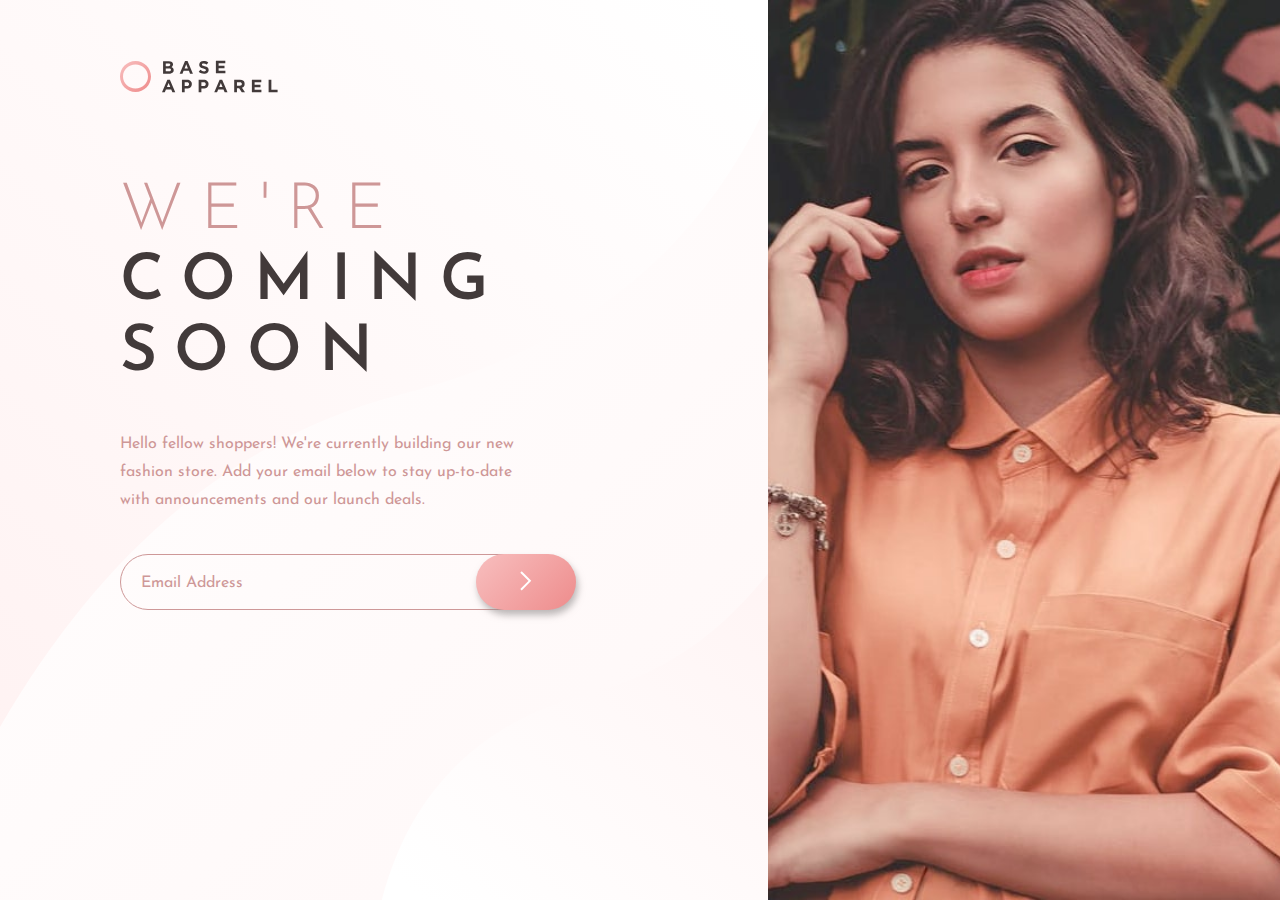
<file: base-apparel-coming-soon-page/index.html>
<!DOCTYPE html>
<html lang="en">
<head>
  <meta charset="UTF-8">
  <meta name="viewport" content="width=device-width, initial-scale=1.0"> <!-- displays site properly based on user's device -->

  <link rel="icon" type="image/png" sizes="32x32" href="./images/favicon-32x32.png">
  
  <title>Frontend Mentor | Base Apparel coming soon page</title>
  <link rel="stylesheet" href="style.css"><!--linked stylesheet-->
</head>
<body>
  <section>
    <div class="container"><!--main container of content-->
      <div class="left"><!--this left for text and form-->
        <nav>
          <img  class="logo" src="./images/logo.svg" alt="logo">
        </nav>
        <img class="bg-mobile"  src="./images/hero-mobile.jpg" alt="bg-img">
        <div class="left-text">
          <h1>
            <span>We're</span> coming soon
          </h1>
          <p>
            Hello fellow shoppers! We're currently building our new fashion store. 
            Add your email below to stay up-to-date with announcements and our launch deals.
          </p>
          <div class="form-wrap">
            <form id="form">
              <input id="email" type="email"  placeholder="Email Address">
              <button type="submit"><img src="./images/icon-arrow.svg" alt="icon-arrow"></button>
            </form>
          </div>
        </div>
      </div>
      <div class="right"><!--right which occur only image-->
      </div>
    </div>
  </section>
</body>
</html>
</file>
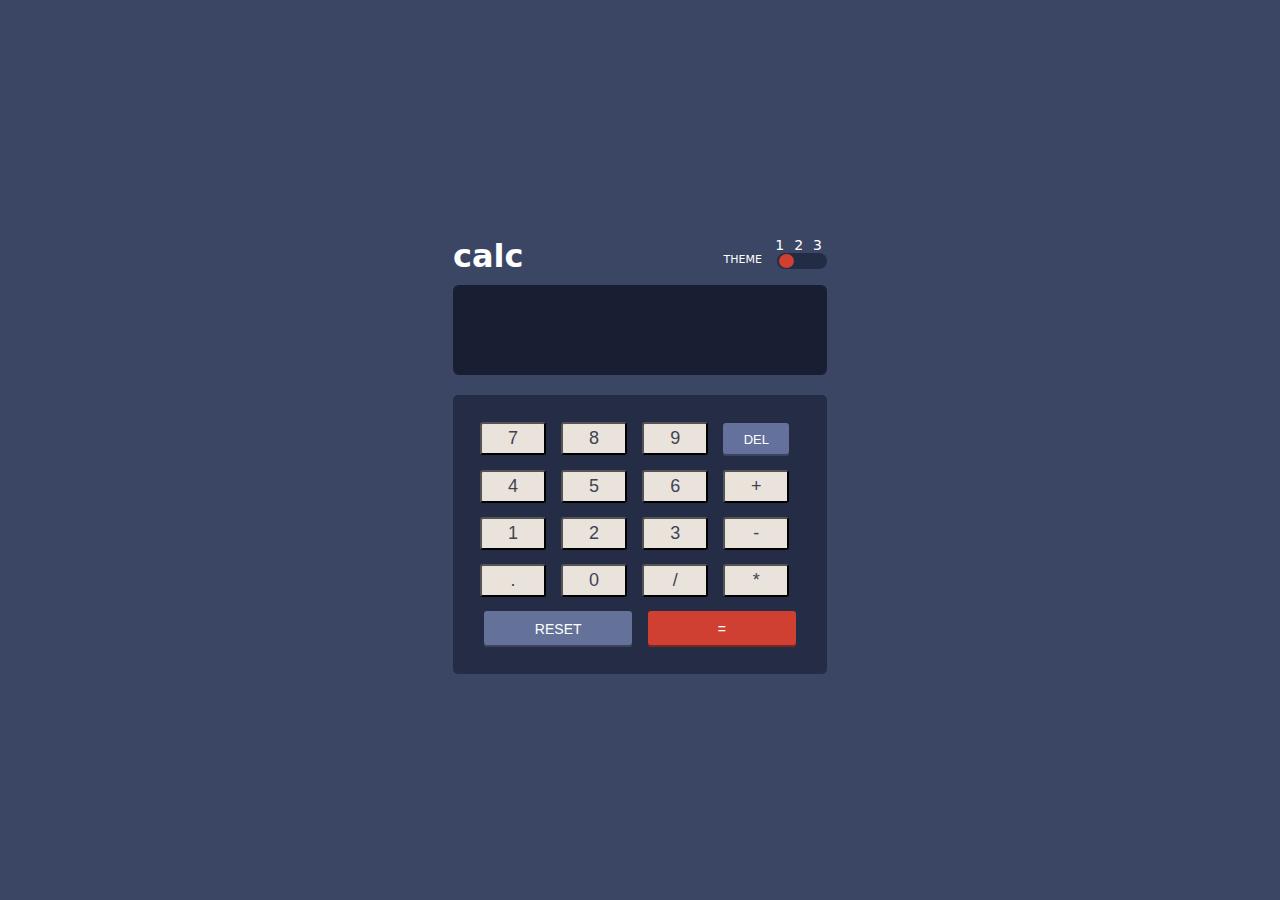
<file: calculator-app/index.html>
<!DOCTYPE html>
<html lang="en">
<head>
    <meta charset="UTF-8">
    <meta http-equiv="X-UA-Compatible" content="IE=edge">
    <meta name="viewport" content="width=device-width, initial-scale=1.0">
    <title>Document</title>
    <link rel="preconnect" href="https://fonts.googleapis.com">
<link rel="preconnect" href="https://fonts.gstatic.com" crossorigin>
<link href="https://fonts.googleapis.com/css2?family=Work+Sans&display=swap" rel="stylesheet">
    <link rel="stylesheet" href="./css/style.css"><!--linke css file-->
</head>
<body>
    <div class="calculator-main "><!--this is main-->

        <div class="container">
            <div class="calculator"><!--calculator starting-->
               <div class="row"><!--here is header part of calc-->
                <div class="head">
                    <h1>calc</h1>
                    <div class="theme">
                        <div class="num">
                            <span class="num1">1</span>
                            <span class="num2">2</span>
                            <span class="num3">3</span>
                        </div>
                        <div class="select">
                            <p>THEME</p>
                            <div class="slide">
                                <small class="circle"></small>
                            </div>
                        </div>
                    </div>
                </div>
               </div>
                <div class="row"><!--here is display secreen of calc-->
                    <input class="input" type="text">
                </div>
                   <div class="row-wrapper"><!--all numeric buttons-->
                    <div class="row">
                        <button class="button">7</button>
                        <button class="button">8</button>
                        <button class="button">9</button>
                        <button class="button" id="del">DEL</button>
                    </div>
                    <div class="row">
                        <button class="button">4</button>
                        <button class="button">5</button>
                        <button class="button">6</button>
                        <button class="button">+</button>
                    </div>
                    <div class="row">
                        <button class="button">1</button>
                        <button class="button">2</button>
                        <button class="button">3</button>
                        <button class="button">-</button>
                    </div>
                    <div class="row">
                        <button class="button">.</button>
                        <button class="button">0</button>
                        <button class="button">/</button>
                        <button class="button">*</button>
                    </div>
                    <div class="row" id="last">
                        <button class="button" id="reset">RESET</button>
                        <button class="button" id="equal">=</button>
                        
                    </div>
                   </div>
                <script src="./js/main.js"></script><!--linked js file-->
            </div>
        </div>
    </div>
</body>
</html>
</file>
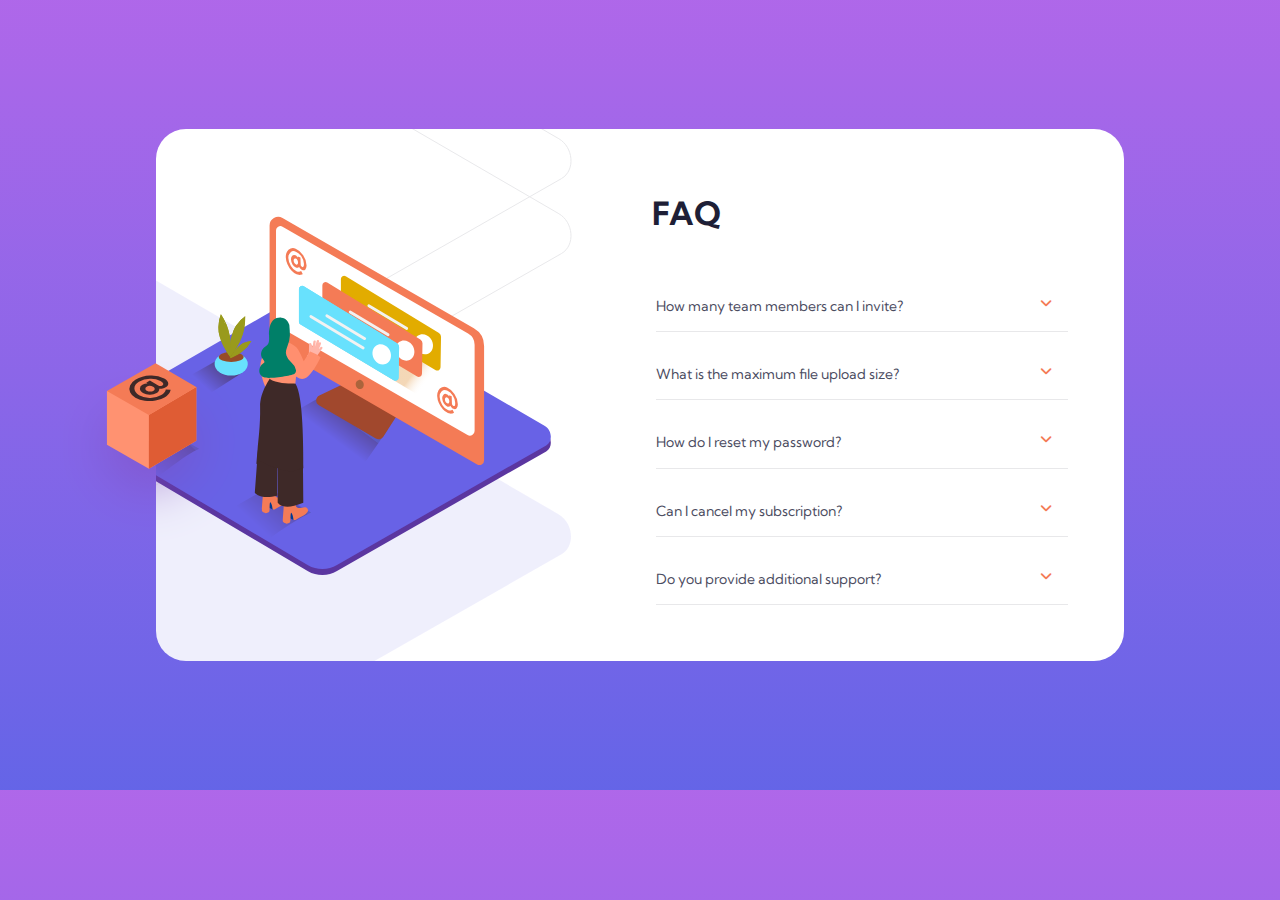
<file: faq-accordion-card/index.html>
<!DOCTYPE html>
<html lang="en">
<head>
  <meta charset="UTF-8">
  <meta name="viewport" content="width=device-width, initial-scale=1.0"> <!-- displays site properly based on user's device -->

  <link rel="icon" type="image/png" sizes="32x32" href="./images/favicon-32x32.png">
  
  <title>Frontend Mentor | FAQ Accordion Card</title>
  <link rel="preconnect" href="https://fonts.googleapis.com">
<link rel="preconnect" href="https://fonts.gstatic.com" crossorigin>
<link href="https://fonts.googleapis.com/css2?family=Kumbh+Sans:wght@400;700&display=swap" rel="stylesheet">
<link rel="stylesheet" href="./css/all.min.css">
  <link rel="stylesheet" href="./css/style.css"><!--linked stylesheet for css-->
 
</head>
<body>
  <div class="main">
    <div class="container"><!--this is container for all content-->
      <div class="faq-accordian">
        <div class="left"><!--this is left which occur the left part-->
          <img class="box-image"src="./images/illustration-box-desktop.svg" alt="">
          
        </div>
        <div class="right"><!--right which occur all text part of faq-->
          <h1 class="heading">FAQ</h1>
          
            <ul class="faq-text">
              <li>
                <div class="question-strip">
                  <span class="question">How many team members can I invite?</span>
                  <i class="fa-solid fa-angle-down"></i>
                </div>
                <span class="border"></span>
              </li>
              <li>
                <div class="question-strip">
                  <span class="question">What is the maximum file upload size?</span>
                  <i class="fa-solid fa-angle-down"></i>
                </div>
                <span class="border"></span>
              </li>
              <li>
                <div class="question-strip">
                  <span class="question"> How do I reset my password?</span>
                  <i class="fa-solid fa-angle-down"></i>
                </div>
                <span class="border"></span>
              </li>
              <li>
                <div class="question-strip">
                  <span class="question">Can I cancel my subscription?</span>
                  <i class="fa-solid fa-angle-down"></i>
                </div>
                <span class="border"></span>
              </li>
              <li>
                <div class="question-strip">
                  <span class="question">Do you provide additional support?</span>
                  <i class="fa-solid fa-angle-down"></i>
                </div>
                <span class="border"></span>
              </li>
            </ul>
            
        </div>
      
    </div>
    </div>
  </div>
        
      </body>
      </html>
</file>
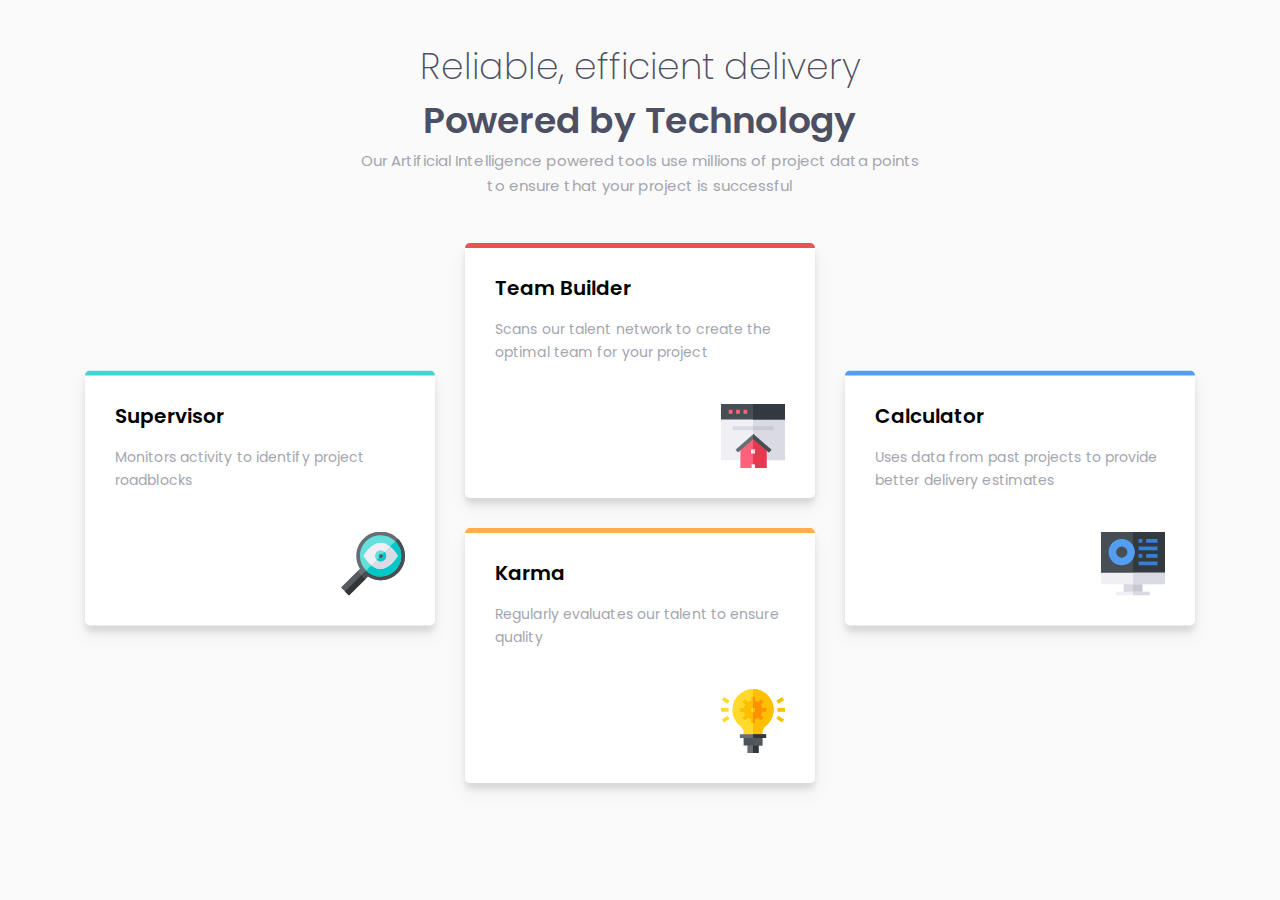
<file: four-card-feature-section/index.html>
<!DOCTYPE html>
<html lang="en">
<head>
  <meta charset="UTF-8">
  <meta name="viewport" content="width=device-width, initial-scale=1.0"> <!-- displays site properly based on user's device -->

  <link rel="icon" type="image/png" sizes="32x32" href="./images/favicon-32x32.png">
  
  <title> Four card feature section</title>
  <link rel="preconnect" href="https://fonts.googleapis.com">
  <link rel="preconnect" href="https://fonts.gstatic.com" crossorigin>
  <link href="https://fonts.googleapis.com/css2?family=Poppins:wght@200;400;600&display=swap" rel="stylesheet">
<link rel="stylesheet" href="style.css"> <!--this is linked stylesheet-->
</head>
<body>
  <header>
    <div class="container"> <!--there is header-->
    <h1> Reliable, efficient delivery<br><strong>Powered by Technology </strong> </h1>
  
   <p class="des"> Our Artificial Intelligence powered tools use millions of project data points 
    to ensure that your project is successful</p>
    </div>
  </header>
  
<div class="container"><!--main container -->
  <div class="box box-cyan box-chng"><!--all four box div class box-->
<h3> Supervisor</h3>
<p> Monitors activity to identify project roadblocks</p>
<img src="./images/icon-supervisor.svg" alt="Supervisor">
  </div>
  <div class="box box-red">
<h3> Team Builder</h3>
<p> Scans our talent network to create the optimal team for your project</p>
<img src="./images/icon-team-builder.svg" alt="icon-team-builder">
  </div>
  <div class="box box-blue box-chng">
    <h3> Calculator</h3>
    <p>Uses data from past projects to provide better delivery estimates
    </p>
    <img src="./images/icon-calculator.svg" alt="Calculator">
      </div>
  <div class="box box-orange">
<h3> Karma</h3>
<p> Regularly evaluates our talent to ensure quality</p>
<img src="./images/icon-karma.svg" alt="icon-karma">
  </div>

</div>
</body>
</html>
</file>
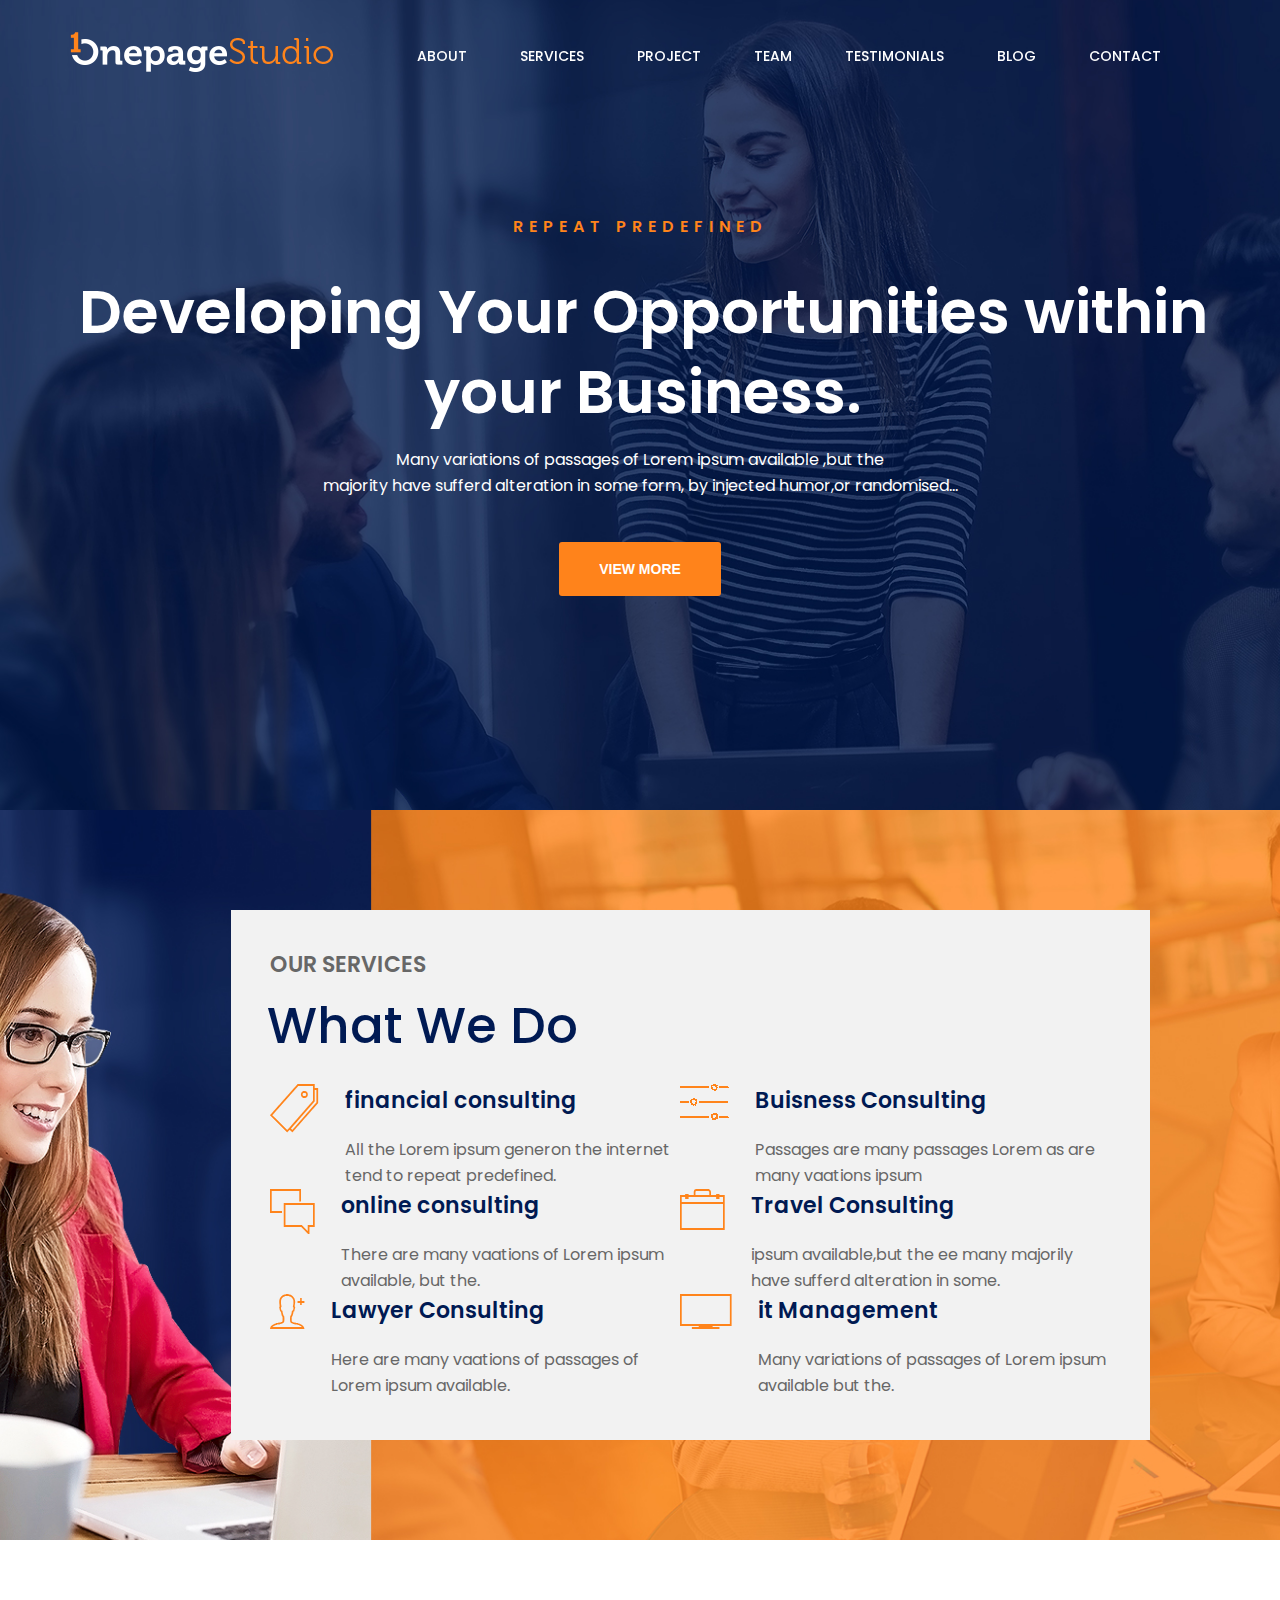
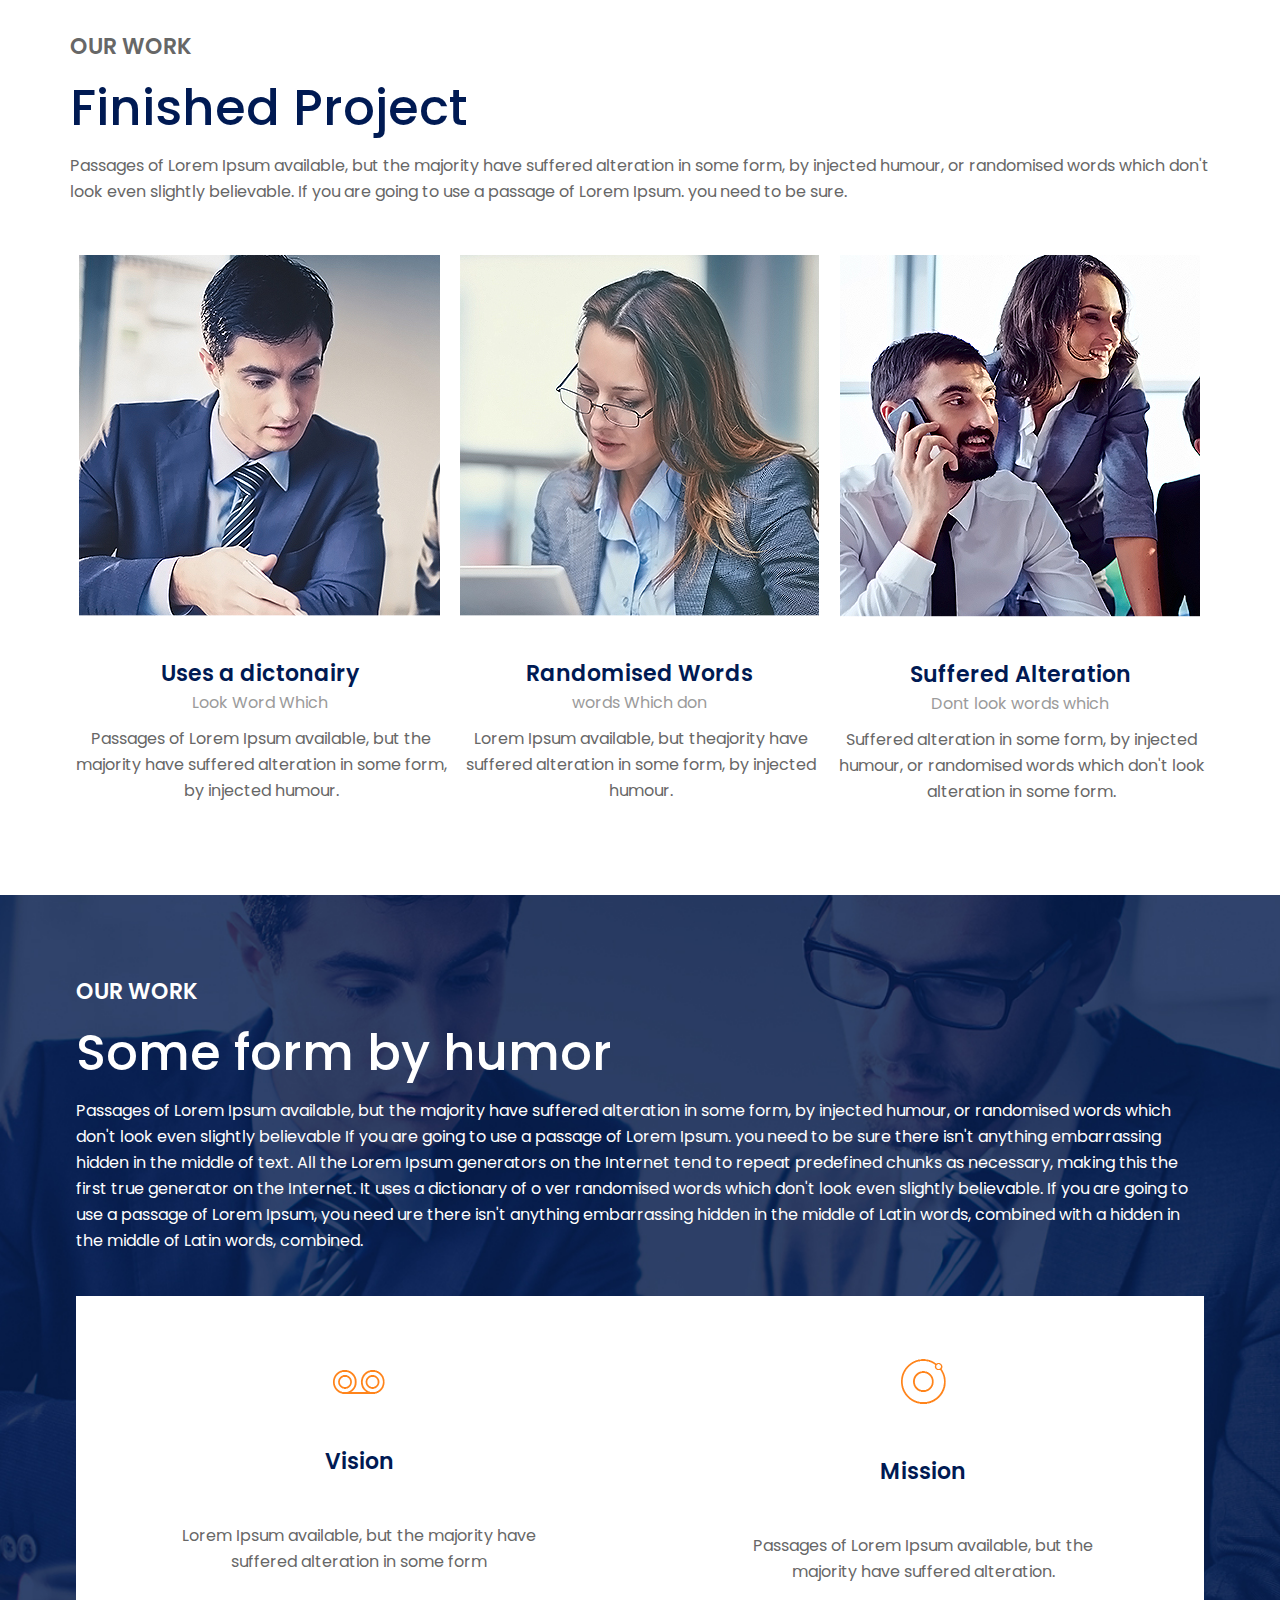
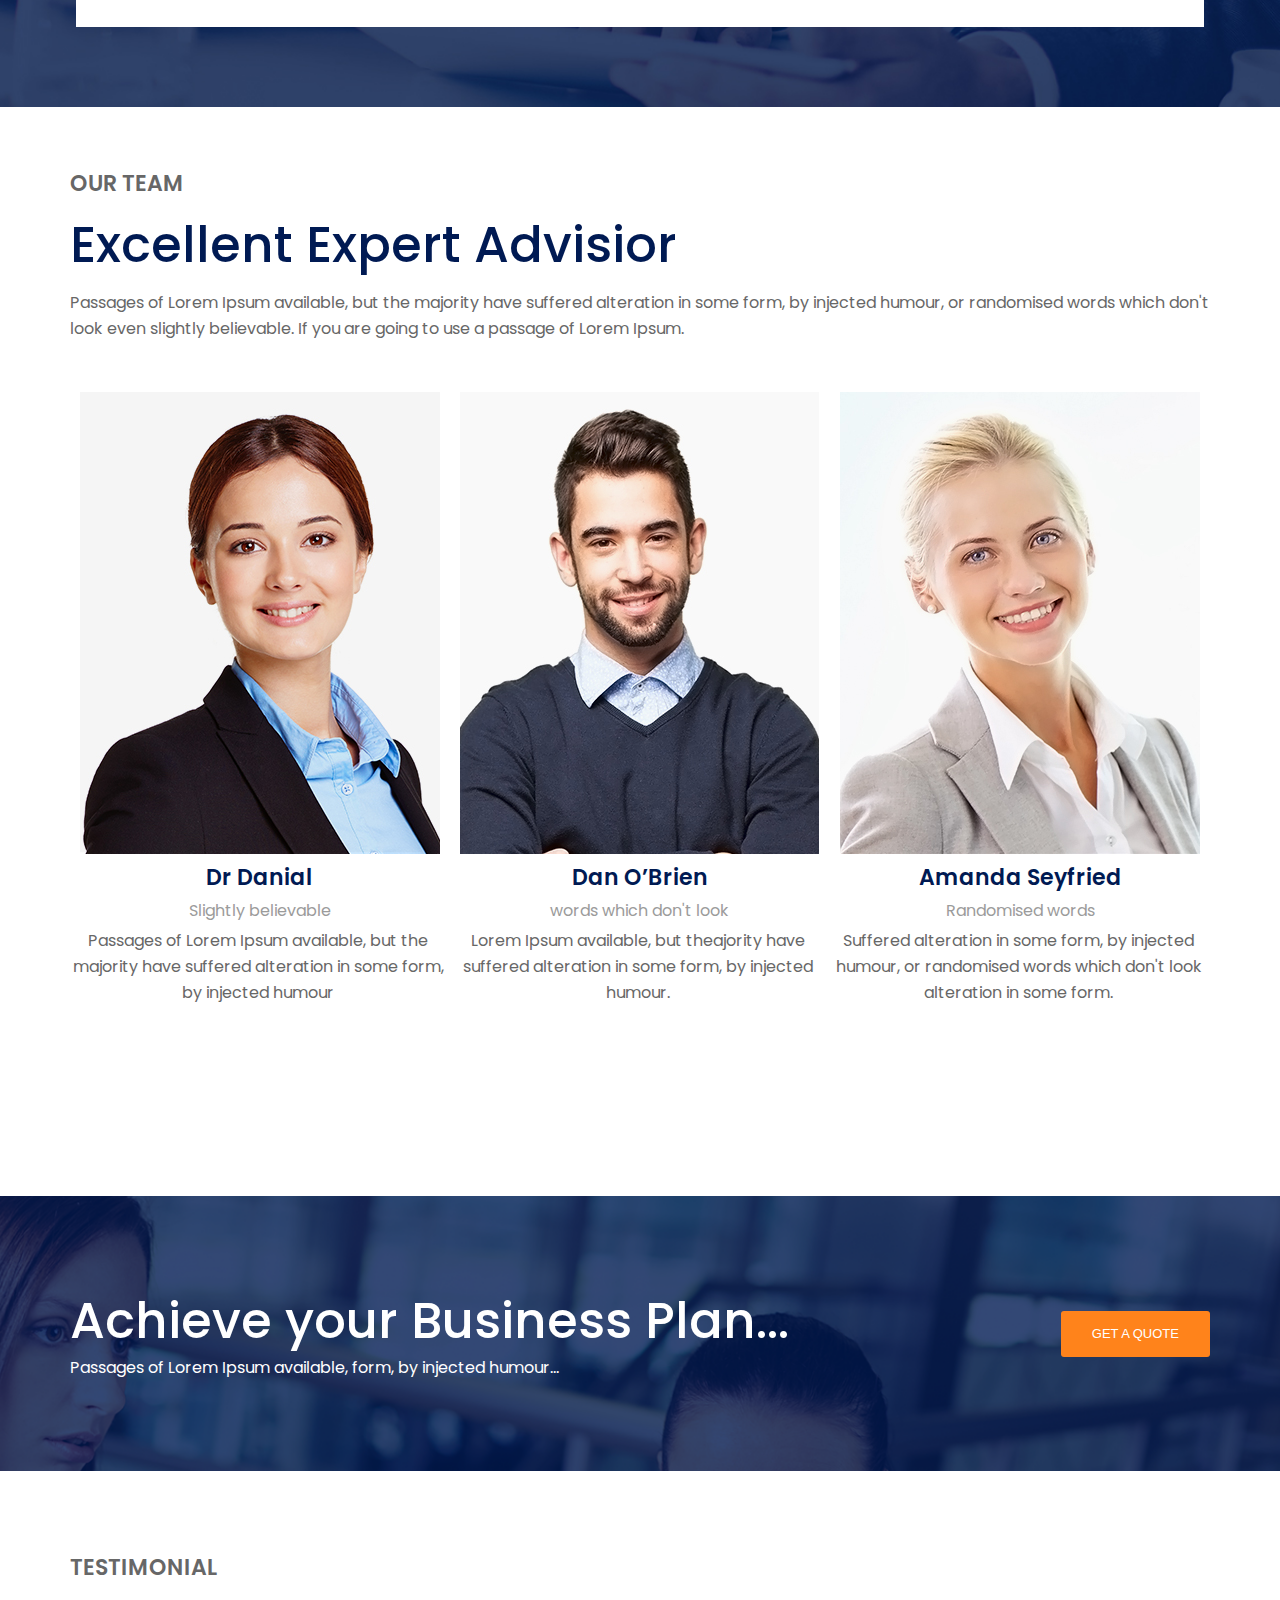
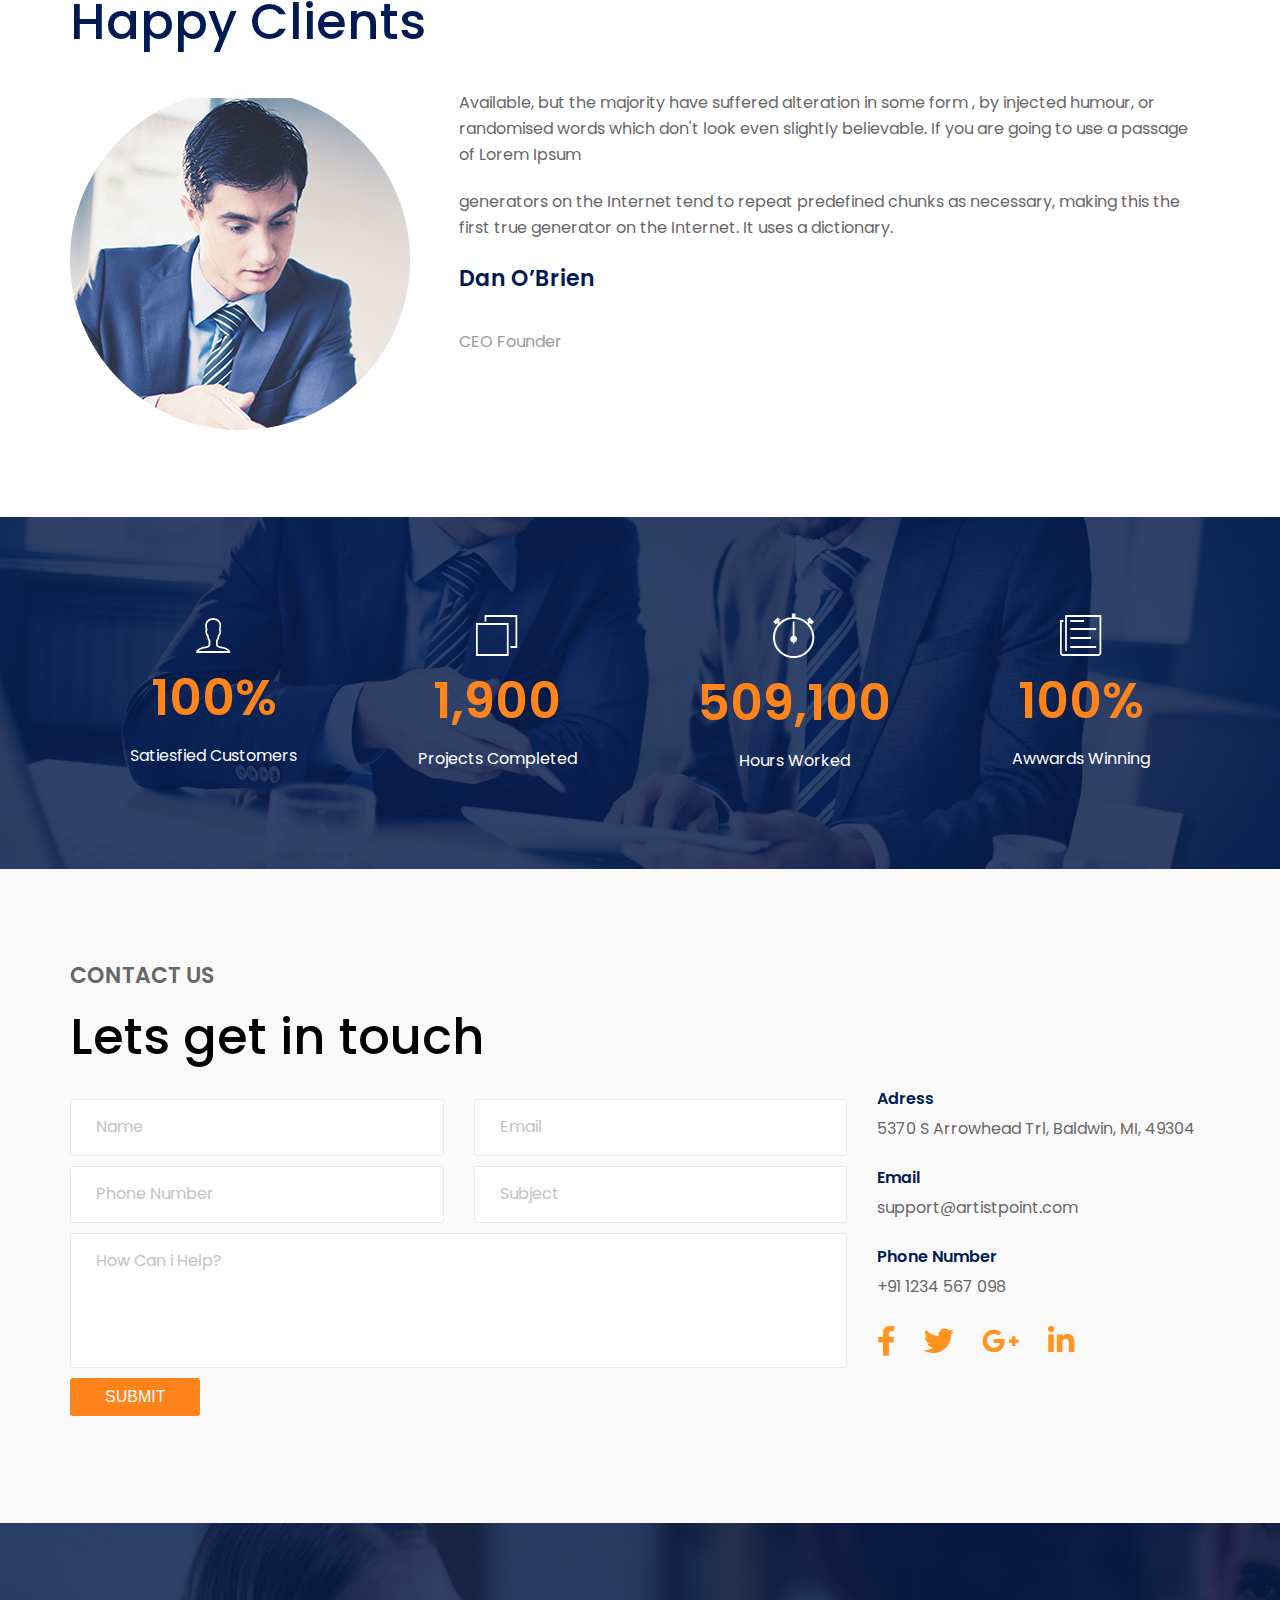
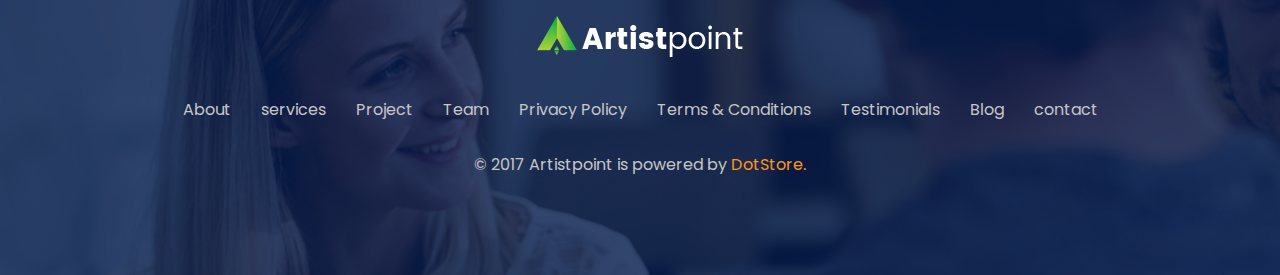
<file: onepage-studio/index.html>
<!DOCTYPE html>
<html lang="en">

<head>
    <meta charset="UTF-8">
    <meta http-equiv="X-UA-Compatible" content="IE=edge">
    <meta name="viewport" content="width=device-width, initial-scale=1.0">
    <title>Document</title>
    <link rel="icon" type="image/png" sizes="32x32" href="./images/favicon-32x32.png">
    <link rel="preconnect" href="https://fonts.googleapis.com">
    <link rel="preconnect" href="https://fonts.gstatic.com" crossorigin>
    <link href="https://fonts.googleapis.com/css2?family=Poppins:wght@400;500;600&display=swap" rel="stylesheet">
    <link rel="stylesheet" href="./css/all.min.css">
    <link rel="stylesheet" href="./css/style.css"><!--stylesheet for css-->
    <link rel="stylesheet" href="./css/responsive.css"><!--responsive stylesheet-->
</head>

<body>
    <div class="consulting-main"><!--main div of design -->
        <div class="main-banner">
            <header><!--header part-->
                <div class="container">
                    <div class="header-content">
                        <div class="logo">
                            <a href="#"><img src="./images/logo.png" alt="logo" class="logs"></a>
                        </div>
                        <div class="navigation">
                            <ul>
                                <li><a href="#">ABOUT</a></li>
                                <li><a href="#">SERVICES</a></li>
                                <li><a href="#">PROJECT</a></li>
                                <li><a href="#">TEAM</a></li>
                                <li><a href="#">TESTIMONIALS</a></li>
                                <li><a href="#">BLOG</a></li>
                                <li><a href="#">CONTACT</a></li>
                            </ul>
                        </div>
                        <div class="burger">
                            <div class="layer1"></div>
                            <div class="layer2"></div>
                            <div class="layer3"></div>
                        </div>
                    </div>
                </div>
            </header><!--end of header-->
            <section class="consulting-banner"><!--banner section start-->
                <div class="container">
                    <div class="banner-wrapper">
                        <div class="intro-text">
                            <h2>REPEAT PREDEFINED</h1>
                            <h1>Developing Your Opportunities within your Business.</h2>
                            <P>Many variations of passages of Lorem ipsum available ,but the <br>majority have sufferd
                                alteration in some form, by injected humor,or randomised... </P>
                            <button><a href="#">VIEW MORE</a></button>

                        </div>
                    </div>
                </div>
            </section>
            <!--banner section end-->
        </div>
        <section class="consulting-ourservices"><!--our services section start-->
            <div class="container">
                <div class="inner-ourservices">
                    <h3>our services</h3>
                    <h2>What We Do</h2>
                    <div class="inner-ourservices-box">
                        <div class="services-left">
                            <div class="icons-box">
                                <div class="icon-box-img"> <img src="./images/icon-01.png" alt="icon"></div>
                                <div class="icon-box-info">
                                    <p>financial consulting</p>
                                    <span>All the Lorem ipsum generon the internet tend to repeat predefined.</span>
                                </div>
                            </div>
                            <div class="icons-box">
                                <div class="icon-box-img"> <img src="./images/icon-03.png" alt="icon"></div>
                                <div class="icon-box-info">
                                    <p>online consulting</p>
                                    <span>There are many vaations of Lorem ipsum available, but the.</span>
                                </div>
                            </div>
                            <div class="icons-box">
                                <div class="icon-box-img"> <img src="./images/icon-05.png" alt="icon"></div>
                                <div class="icon-box-info">
                                    <p>Lawyer Consulting</p>
                                    <span>Here are many vaations of passages of Lorem ipsum available.</span>
                                </div>
                            </div>
                        </div>
                        <div class="services-right">
                            <div class="icons-box">
                                <div class="icon-box-img"> <img src="./images/icon-02.png" alt="icon"></div>
                                <div class="icon-box-info">
                                    <p>Buisness Consulting</p>
                                    <span>Passages are many passages Lorem as are many vaations ipsum</span>
                                </div>
                            </div>
                            <div class="icons-box">
                                <div class="icon-box-img"> <img src="./images/icon-04.png" alt="icon"></div>
                                <div class="icon-box-info">
                                    <p>Travel Consulting</p>
                                    <span>ipsum available,but the ee many majorily have sufferd alteration in
                                        some.</span>
                                </div>
                            </div>
                            <div class="icons-box">
                                <div class="icon-box-img"> <img src="./images/icon-06.png" alt="icon"></div>
                                <div class="icon-box-info">
                                    <p>it Management</p>
                                    <span>Many variations of passages of Lorem ipsum available but the.</span>
                                </div>
                            </div>

                        </div>
                    </div>
                </div>
            </div>
        </section>
        <!--end of our services section-->
        <section class="ourwork-section"><!--our work section start-->
            <div class="container">
                <div class="ourwork-wrapper">
                    <div class="ourwork-wrapper-heading">
                        <h3>our work</h3>
                        <h2>Finished Project</h2>
                        <p class="para">Passages of Lorem Ipsum available, but the majority have suffered alteration in
                            some form, by injected humour, or randomised words which don't look even slightly
                            believable. If you are going to use a passage of Lorem Ipsum. you need to be sure.</p>

                    </div>
                    <div class="ourwork-wrapper-boxes">
                        <div class="square-box">
                            <img class="box-img" src="./images/project-image01.jpg" alt="image">
                            <h3>Uses a dictonairy</h3>
                            <span>Look Word Which</span>
                            <p>Passages of Lorem Ipsum available, but the majority have suffered alteration in some
                                form, by injected humour.</p>
                        </div>
                        <div class="square-box">
                            <img class="box-img" src="./images/project-image02.jpg" alt="image">
                            <h3>Randomised Words</h3>
                            <span>words Which don</span>
                            <p>Lorem Ipsum available, but theajority have suffered alteration in some form, by injected
                                humour.</p>
                        </div>
                        <div class="square-box">
                            <img class="box-img" src="./images/project-image03.jpg" alt="image">
                            <h3>Suffered Alteration</h3>
                            <span>Dont look words which</span>
                            <p>Suffered alteration in some form, by injected humour, or randomised words which don't
                                look alteration in some form.</p>
                        </div>
                    </div>
                </div>
            </div>
        </section><!--end of our work section-->
        <section class="ourwork-section-second"><!--ourwork section second start-->
            <div class="container">
                <div class="ourwork-section-second-wrapper">
                    <div class="ourwork-section-second-wrapper-inner">
                        <h4>OUR WORK</h4>
                        <h2>Some form by humor</h2>
                        <p>Passages of Lorem Ipsum available, but the majority have suffered
                            alteration in some form, by injected humour, or randomised words
                            which don't look even slightly believable If you are going to use a passage of Lorem Ipsum.
                            you need to be sure there isn't anything embarrassing hidden in the middle of text. All the
                            Lorem Ipsum generators on the Internet tend to repeat predefined chunks as necessary, making
                            this the first true generator on the Internet. It uses a dictionary of o ver randomised
                            words which don't look even slightly believable. If you are going to use a passage of Lorem
                            Ipsum, you need ure there isn't anything
                            embarrassing hidden in the middle of Latin words, combined with a hidden in the middle of
                            Latin words, combined.</p>
                        <div class="white-box">
                            <div class="white-box-cont">
                                <img src="./images/vision-icon.png" alt="vicon">
                                <h2>Vision</h2>
                                <p class="contp">Lorem Ipsum available, but the majority have suffered alteration in
                                    some form</p>
                            </div>
                            <div class="white-box-cont">
                                <img src="./images/mission-icon.png" alt="vicon">
                                <h2>Mission</h2>
                                <p class="contp">Passages of Lorem Ipsum available, but the majority have suffered
                                    alteration.</p>
                            </div>
                        </div>
                    </div>
                </div>
            </div>
        </section><!--our work section second end-->
        <section class="ourteam-section"><!--our team section start-->
            <div class="container">
                <div class="ourteam-wrapper">
                    <div class="ourteam-wrapper-inner">
                        <h4>our team</h4>
                        <h3>Excellent Expert Advisior</h3>
                        <p>Passages of Lorem Ipsum available, but the majority
                            have suffered alteration in some form, by
                            injected humour, or randomised words which don't
                            look even slightly believable.
                            If you are going to use a passage of Lorem Ipsum.</p>
                        <div class="ourteam-wrapper-inner-box">
                            <div class="teambox">
                                <img src="./images/team-image01.jpg" alt="image">
                                <h2>Dr Danial</h2>
                                <span>Slightly believable</span>
                                <p>Passages of Lorem Ipsum available, but the majority have suffered
                                    alteration in some form, by injected humour</p>
                            </div>
                            <div class="teambox">
                                <img src="./images/team-image02.jpg" alt="image">
                                <h2>Dan O’Brien</h2>
                                <span>words which don't look</span>
                                <p>Lorem Ipsum available, but theajority have suffered
                                    alteration in some form, by injected humour.</p>
                            </div>
                            <div class="teambox">
                                <img src="./images/team-image03.jpg" alt="image">
                                <h2>Amanda Seyfried</h2>
                                <span>Randomised words</span>
                                <p>Suffered alteration in some form, by injected humour, or randomised words
                                    which don't look alteration in some form.</p>
                            </div>
                        </div>
                    </div>
                </div>
            </div>
        </section><!--out team section end-->
        <section class="quote-section"><!--quote section start-->
            <div class="container">
                <div class="quote-wrapper">
                    <div class="quote-wrapper-inner">
                        <div class="quote-wrapper-inner-left">
                            <h2>Achieve your Business Plan...</h2>
                            <p>Passages of Lorem Ipsum available, form, by injected humour...</p>
                        </div>
                        <div class="quote-wrapper-inner-right">
                            <button>Get A Quote</button>
                        </div>
                    </div>
                </div>
            </div>
        </section><!--end of quote section-->
        <section class="testimonial-section"><!--testimonial section start-->
            <div class="container">
                <div class="testimonial-wrapper">
                    <div class="testimonial-wrapper-intro">
                        <h3>TESTIMONIAL</h2>
                            <h2>Happy Clients
                        </h3>
                        <div class="testimonial-wrapper-inner">
                            <div class="testimonial-wrapper-inner-left">
                                <img src="./images/client-image.png" alt="image">
                            </div>
                            <div class="testimonial-wrapper-inner-right">
                                <p>Available, but the majority have suffered alteration in some form
                                    , by injected humour, or randomised words which don't look even
                                    slightly believable. If you are going to use a passage of Lorem Ipsum</p>
                                <p>generators on the Internet tend to repeat
                                    predefined chunks as necessary,
                                    making this the first true generator on the Internet. It uses a dictionary.</p>
                                <h2>Dan O’Brien</h2>
                                <span>CEO Founder</span>
                            </div>
                        </div>
                    </div>
                </div>
            </div>
        </section><!--end of testimonial section-->
        <section class="numeric-section">
            <div class="container">
                <div class="numeric-wrapper">
                    <div class="numeric-wrapper-inner">
                        <div class="numeric-wrapper-inner-box">
                            <img src="./images/icon-07.png" alt="icon">
                            <strong class="num">100%</strong>
                            <h5>Satiesfied Customers</h5>
                        </div>
                        <div class="numeric-wrapper-inner-box">
                            <img src="./images/icon-08.png" alt="icon">
                            <strong class="num">1,900</strong>
                            <h5>Projects Completed</h5>
                        </div>
                        <div class="numeric-wrapper-inner-box">
                            <img src="./images/icon-09.png" alt="icon">
                            <strong class="num">509,100</strong>
                            <h5>Hours Worked</h5>
                        </div>
                        <div class="numeric-wrapper-inner-box">
                            <img src="./images/icon-10.png" alt="icon">
                            <strong class="num">100%</strong>
                            <h5>Awwards Winning</h5>
                        </div>
                    </div>
                </div>
            </div>
        </section><!--end of tesdtimonial section-->
        <section class="contactus-section"><!--contact us section start-->
            <div class="container">
                <div class="wrapper-contactus">
                    <div class="wrapper-contactus-inner">
                        <h3>CONTACT US</h3>
                        <h2>Lets get in touch</h2>
                        <div class="contact form">

                            <div class="formbox">
                                <form>
                                    <div class="row50">
                                        <div class="inputbox">
                                            <input type="text" placeholder="Name">
                                            <small>Please enter your name</small>
                                        </div>
                                        <div class="inputbox">
                                            <input type="email" placeholder="Email">
                                            <small>Please enter your email</small>
                                        </div>
                                    </div>
                                    <div class="row50">
                                        <div class="inputbox">
                                            <input type="text" placeholder="Phone Number">
                                            <small>Please enter your number</small>
                                        </div>
                                        <div class="inputbox">
                                            <input type="text" placeholder="Subject">
                                            <small>Please enter your subject</small>
                                        </div>
                                    </div>
                                    <div class="row100">
                                        <div class="inputbox">
                                            <input  type="text" class="textarea" placeholder="How Can i Help?">
                                            <small>Please write your query here...</small>
                                        </div>
                                    </div>
                                    <button type="submit">submit</button>

                                </form>
                            </div>
                            <div class="address-contact">
                                <div class="address-info">
                                    <h2>Adress</h2>
                                    <p>5370 S Arrowhead Trl, Baldwin,
                                        MI, 49304</p>
                                </div>
                                <div class="address-info">
                                    <h2>Email</h2>
                                    <p> support@artistpoint.com
                                    </p>
                                </div>
                                <div class="address-info">
                                    <h2>Phone Number</h2>
                                    <p>+91 1234 567 098
                                    </p>
                                </div>
                                <div class="address-info">
                                    <div class="icons">
                                        <a href="#">
                                            <i class="fa-brands fa-facebook-f"></i>
                                        </a>
                                        <a href="#">
                                            <i class="fa-brands fa-twitter"></i>
                                        </a>
                                        <a href="#">
                                            <i class="fa-brands fa-google-plus-g"></i>
                                        </a>
                                        <a href="#">
                                            <i class="fa-brands fa-linkedin-in"></i>
                                        </a>
                                    </div>


                                </div>
                            </div>
                        </div>

                    </div>
                </div>
            </div>
    </div>
    </section><!--end of contact us section-->
    <footer><!--start of footer-->
        <div class="footer-main">
            <div class="container">
                <div class="footer-wrapper">
                    <div class="footer-wrapper-inner">
                        <div class="footer-wrapper-inner-logo">
                            <a href="#"> <img src="./images/footer-logo.png" alt="logo"></a>
                        </div>
                        <div class="footer-wrapper-inner-logo-menu">
                            <ul class="footer-nav">
                                <li><a href="#">About</a></li>
                                <li><a href="#">services</a></li>
                                <li><a href="#">Project</a></li>
                                <li><a href="#">Team</a></li>
                                <li><a href="#">Privacy Policy</a></li>
                                <li><a href="#">Terms & Conditions</a></li>
                                <li><a href="#">Testimonials</a></li>
                                <li><a href="#">Blog</a></li>
                                <li><a href="#">contact</a></li>
                            </ul>
                            <p>© 2017 Artistpoint is powered by <span>DotStore.</span></p>
                        </div>
                    </div>
                </div>
            </div>
        </div>
    </footer><!--end of footer-->
    </div>
    <script src="./js/script.js"></script>
</body>

</html>
</file>
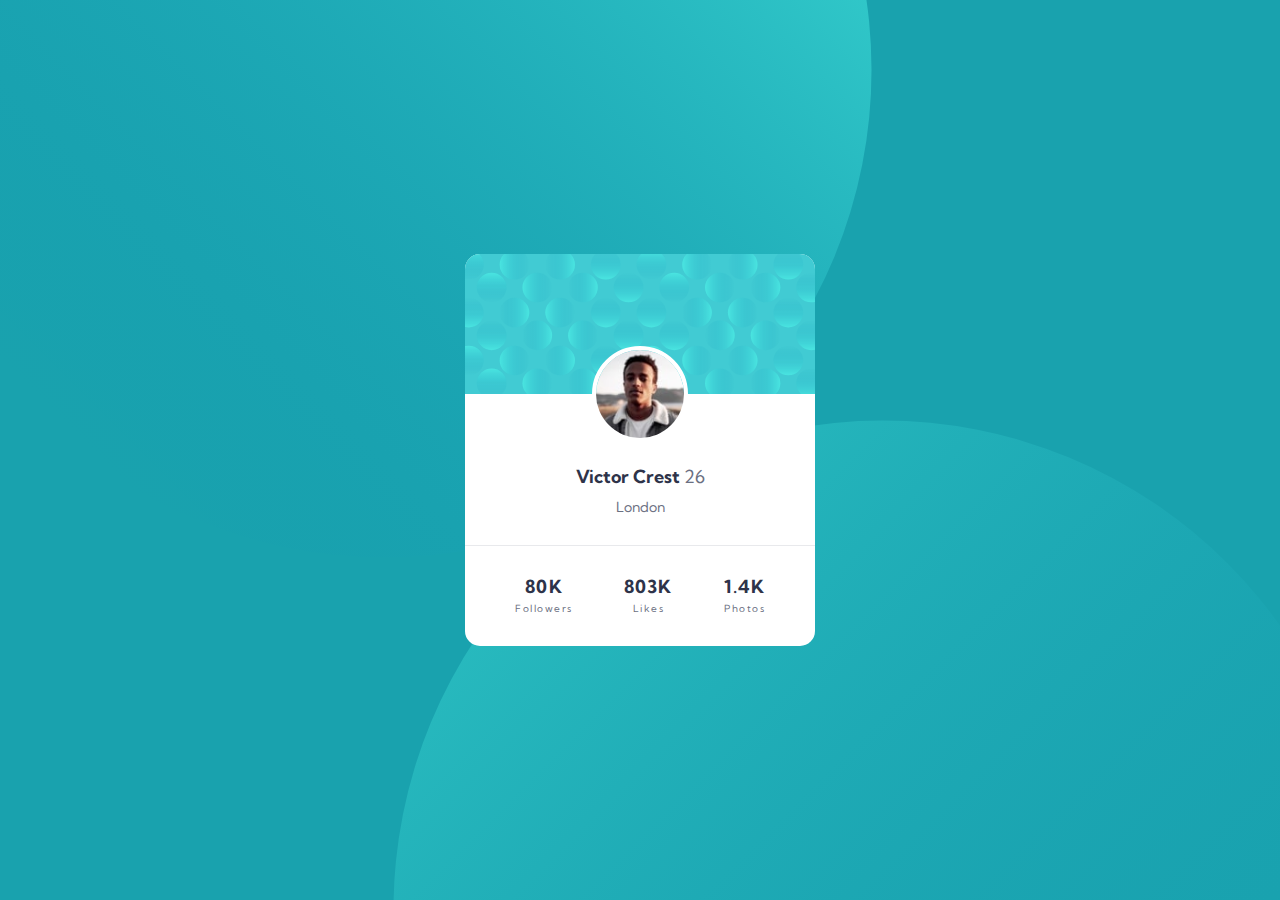
<file: profile-card-component/index.html>
<!DOCTYPE html>
<html lang="en">
<head>
  <meta charset="UTF-8">
  <meta name="viewport" content="width=device-width, initial-scale=1.0"> <!-- displays site properly based on user's device -->

  <link rel="icon" type="image/png" sizes="32x32" href="./images/favicon-32x32.png">
  
  <title>Frontend Mentor | Profile card component</title>
   <link rel="stylesheet" href="style.css"><!--linked css file-->
</head>
<body>
  <div class="main">
  <div class="container"><!--main continer-->
    <div class="card"><!--main web page card-->
      <img src="./images/bg-pattern-card.svg" alt="">
        <div class="profile">
          <img src="./images/image-victor.jpg" alt="">
          <h1> Victor Crest<span>     26</span></h1>
          <p>London</p>
          <div class="bottom-info">
            <div>
              <p class="num">80K</p>
              <P>Followers</P>
            </div>
            <div>
              <P class="num">803K</P>
              <p> Likes</p>
            </div>
             <div>
              <p class="num"> 1.4K</p>
              <p>Photos</p>
            </div>
             
           </div>
      </div>
    </div>
  </div>
  </div>
</body>
</html>
</file>
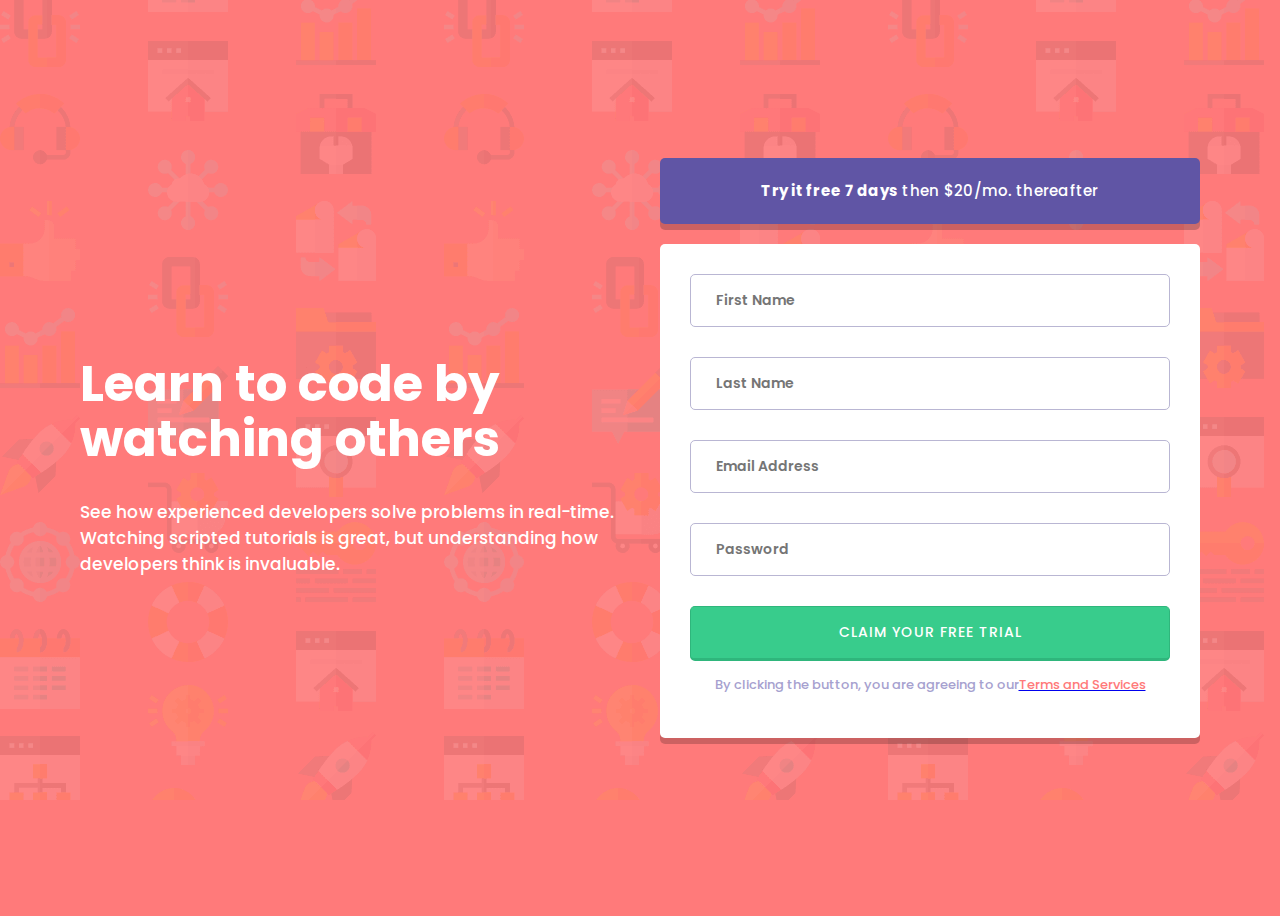
<file: sign-up-form/index.html>
<!DOCTYPE html>
<html lang="en">
<head>
  <meta charset="UTF-8">
  <meta name="viewport" content="width=device-width, initial-scale=1.0"> <!-- displays site properly based on user's device -->

  <link rel="icon" type="image/png" sizes="32x32" href="./images/favicon-32x32.png">
  
  <title>Frontend Mentor | Intro component with sign up form</title>

  <link rel="stylesheet" href="style.css"><!--linked stylesheet-->
 
</head>
<body>
  <div class="container"><!--this the main container -->
    <div>
      <h1>Learn to code by watching others</h1>
      <p>
        See how experienced developers solve problems in real-time. Watching scripted tutorials is great,
        but understanding how developers think is invaluable.
      </p>
    </div>
    <div>
      <div class="box head"><!--signup box-->
        <p><strong>Try it free 7 days</strong> then $20/mo. thereafter</p>
      </div>
      <form class="box" id="form"><!--signup form-->
        <div class="form-control">
          <input type="text" id="firstname" placeholder="First Name" />
        </div>
        <div class="form-control">
          <input type="text" id="lastname" placeholder="Last Name" />
        </div>
        <div class="form-control">
          <input type="email" id="email" placeholder="Email Address" />
        </div>
        <div class="form-control">
          <input type="password" id="password" placeholder="Password" />
        </div>
        <button>Claim your free trial</button>
        <h2>By clicking the button, you are agreeing to our<a href="#" ><span>Terms and Services</span></a></h2>
      </form>
    </div>
  </div>
</body>
</html>
</file>
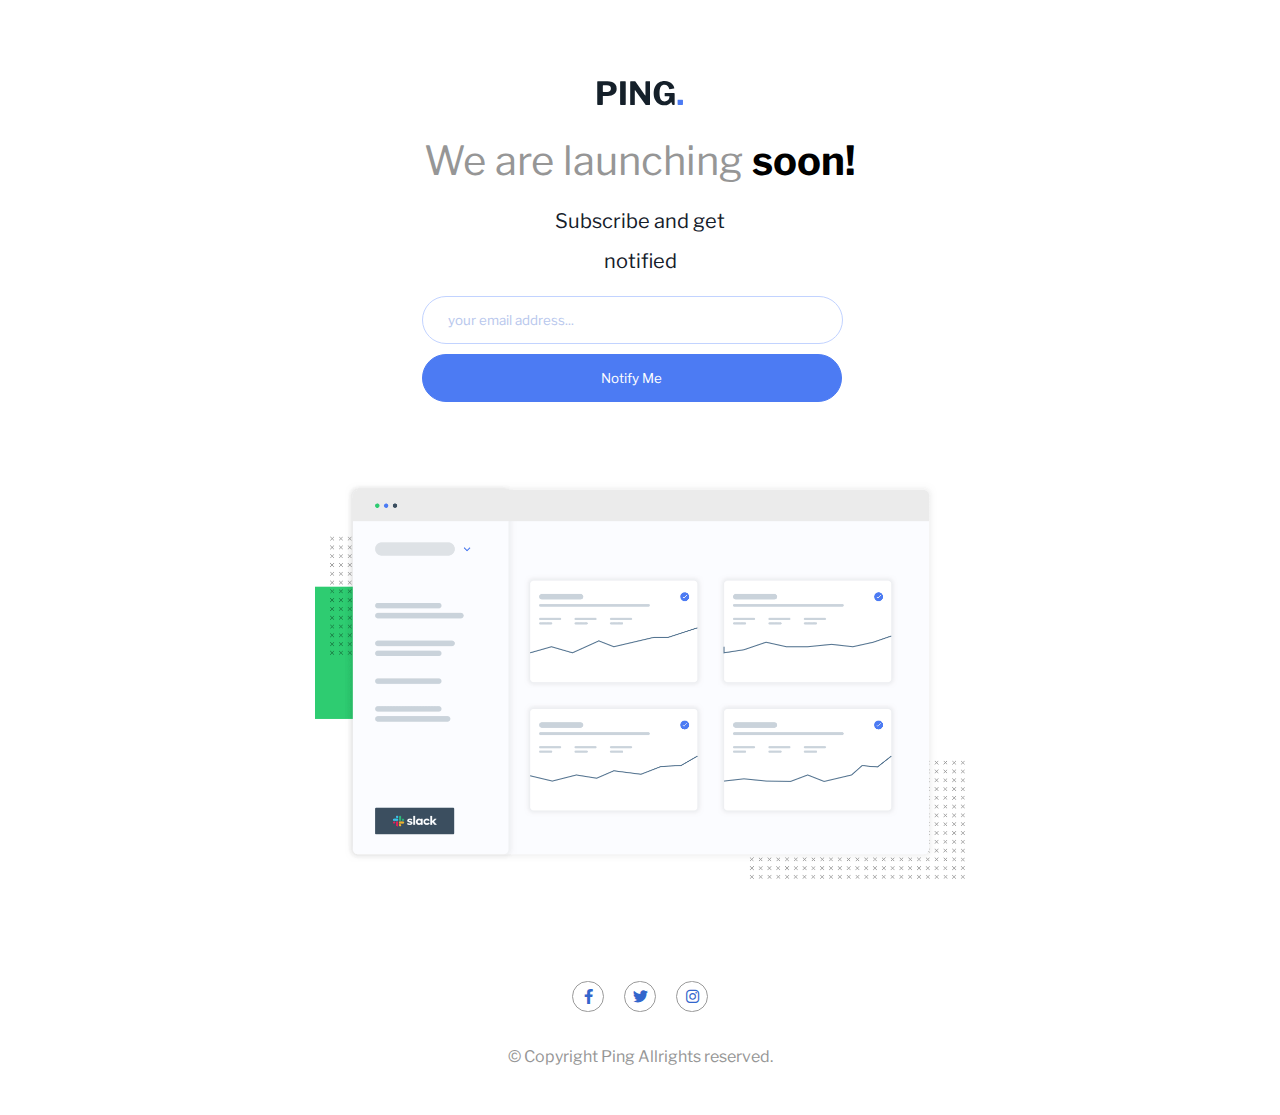
<file: single-column-page/index.html>
<!DOCTYPE html>
<html lang="en">
<head>
  <meta charset="UTF-8">
  <meta name="viewport" content="width=device-width, initial-scale=1.0"> 

  <link rel="icon" type="image/png" sizes="32x32" href="./images/favicon-32x32.png">
  
  <title>single column page</title>
  <link rel="stylesheet" href="./css/all.min.css">
  <link rel="stylesheet" href="./css/style.css"><!--stylesheet for css-->
</head>
<body>
<div class="container">
  <div class="main">
    <header><!--this header -->
      <a href="#">
      <img src="./images/logo.svg" alt="logo"></a>
    </header>
    <h1>We are launching <span>soon!</span></h1><!--here is the main content of the web page-->
    <p>Subscribe and get notified</p>
    <form>
      <input type="email" placeholder="your email address...">

      <button>Notify Me</button>
    </form>
      <img src="./images/illustration-dashboard.png" alt="hero-img" class="hero-img">
    </div>
  </div>
</div>


  <footer><!--here is the footer to wrapup the page-->
   <ul class="icons">
    <li>
      <a href="#">
        <i class="fa-brands fa-facebook-f"></i>
      </a>
    </li>
    <li>
      <a href="#">
        <i class="fa-brands fa-twitter"></i>
      </a>
    </li>
    <li>
      <a href="#">
        <i class="fa-brands fa-instagram"></i>
      </a>
    </li>
   </ul>
   <p>© Copyright Ping Allrights reserved.</p>
  </footer>
</body>
</html>
</file>
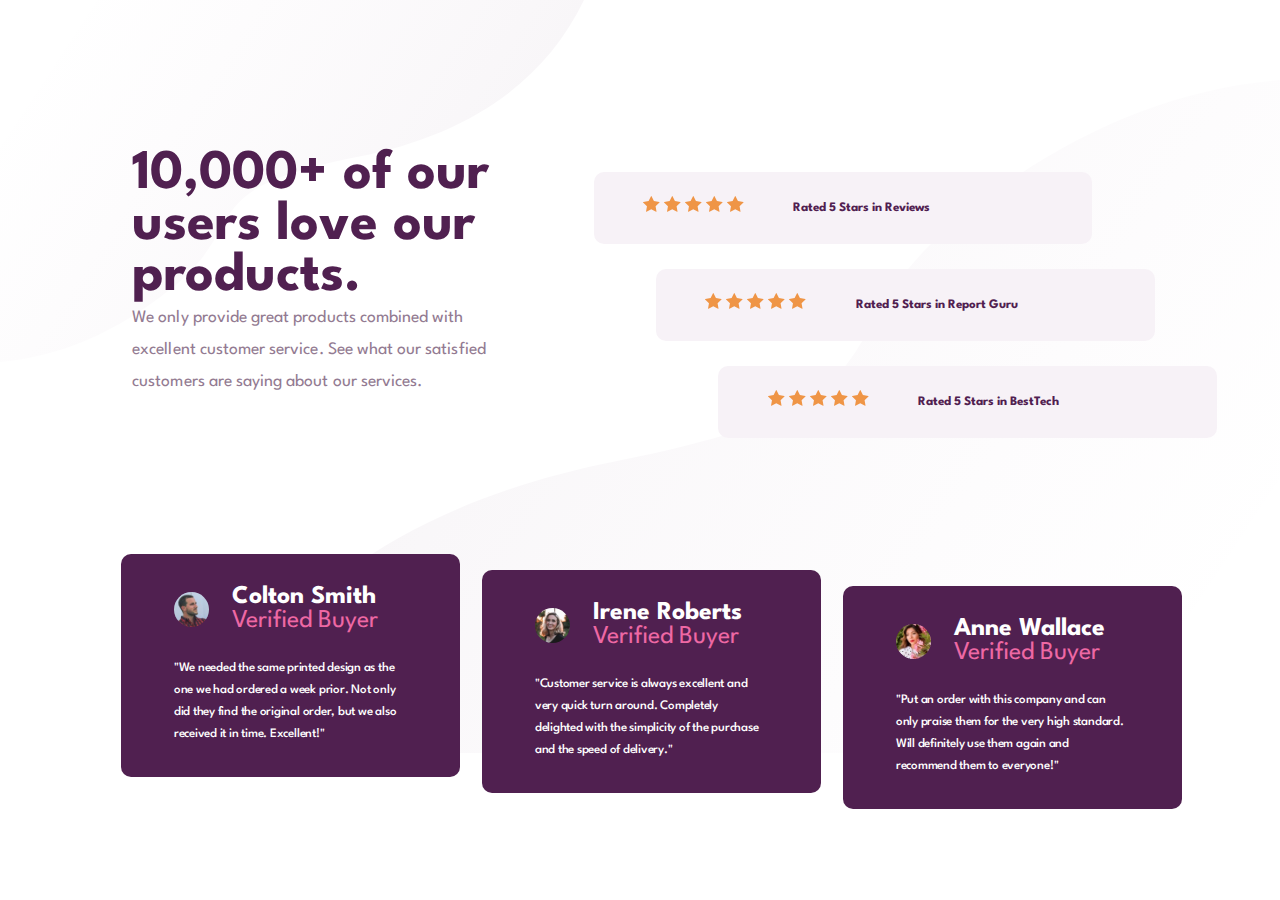
<file: social-proof-section/index.html>
<!DOCTYPE html>
<html lang="en">
  <head>
    <meta charset="UTF-8" />
    <meta name="viewport" content="width=device-width, initial-scale=1.0" />
    <!-- displays site properly based on user's device -->

    <link
      rel="icon"
      type="image/png"
      sizes="32x32"
      href="./images/favicon-32x32.png"
    />
     <link rel="stylesheet" href="style.css"><!--this is linked stylesheet for css-->
    <title>Frontend Mentor | Social proof section</title>
  </head>
  <body>
    <div class="main">
    <div class="container">
    <div class="intro-review"><!--this is start of main -->
      
      <section class="intro-section"><!--there is first section of pge-->
        <h1 class="intro-header">10,000+ of our users love our products.</h1>
        <p class="intro-text">
          We only provide great products combined with excellent customer
          service. See what our satisfied customers are saying about our
          services.
        </p>
      </section>

      <section class="review-boxes"><!--second section of web page-->
        <div class="boxes">
          <div class="icon-star">
            <img src="./images/icon-star.svg" alt="" />
            <img src="./images/icon-star.svg" alt="" />
            <img src="./images/icon-star.svg" alt="" />
            <img src="./images/icon-star.svg" alt="" />
            <img src="./images/icon-star.svg" alt="" />
          </div>
          <p>Rated 5 Stars in Reviews</p>
        </div>
        <div class="boxes">
          <div class="icon-star">
            <img src="./images/icon-star.svg" alt="" />
            <img src="./images/icon-star.svg" alt="" />
            <img src="./images/icon-star.svg" alt="" />
            <img src="./images/icon-star.svg" alt="" />
            <img src="./images/icon-star.svg" alt="" />
          </div>
          <p>Rated 5 Stars in Report Guru</p>
        </div>
        <div class="boxes">
          <div class="icon-star">
            <img src="./images/icon-star.svg" alt="" />
            <img src="./images/icon-star.svg" alt="" />
            <img src="./images/icon-star.svg" alt="" />
            <img src="./images/icon-star.svg" alt="" />
            <img src="./images/icon-star.svg" alt="" />
          </div>
          <p>Rated 5 Stars in BestTech</p>
        </div>
      </section>
    </div>

    <section class="customer-review-box"><!--third section of web page-->
      <div class="customer-cards">
        <header class="customer-header">
          <img src="./images/image-colton.jpg" alt="Colton Smith Photo" />
          <h1>Colton Smith <br /><span>Verified Buyer</span></h1>
        </header>

        <p>
          "We needed the same printed design as the one we had ordered a week
          prior. Not only did they find the original order, but we also received
          it in time. Excellent!"
        </p>
      </div>
      <div class="customer-cards">
        <header class="customer-header">
          <img src="./images/image-irene.jpg" alt="Irene Roberts Photo" />
          <h1>Irene Roberts <br /><span>Verified Buyer</span></h1>
        </header>

        <p>
          "Customer service is always excellent and very quick turn around.
          Completely delighted with the simplicity of the purchase and the speed
          of delivery."
        </p>
      </div>
      <div class="customer-cards">
        <header class="customer-header">
          <img src="./images/image-anne.jpg" alt="Anne Wallace Photo" />
          <h1>Anne Wallace <br /><span>Verified Buyer</span></h1>
        </header>

        <p>
          "Put an order with this company and can only praise them for the very
          high standard. Will definitely use them again and recommend them to
          everyone!"
        </p>
      </div>
     

      
    </section>
    </div>
  </div>
  </body>
</html>
</file>
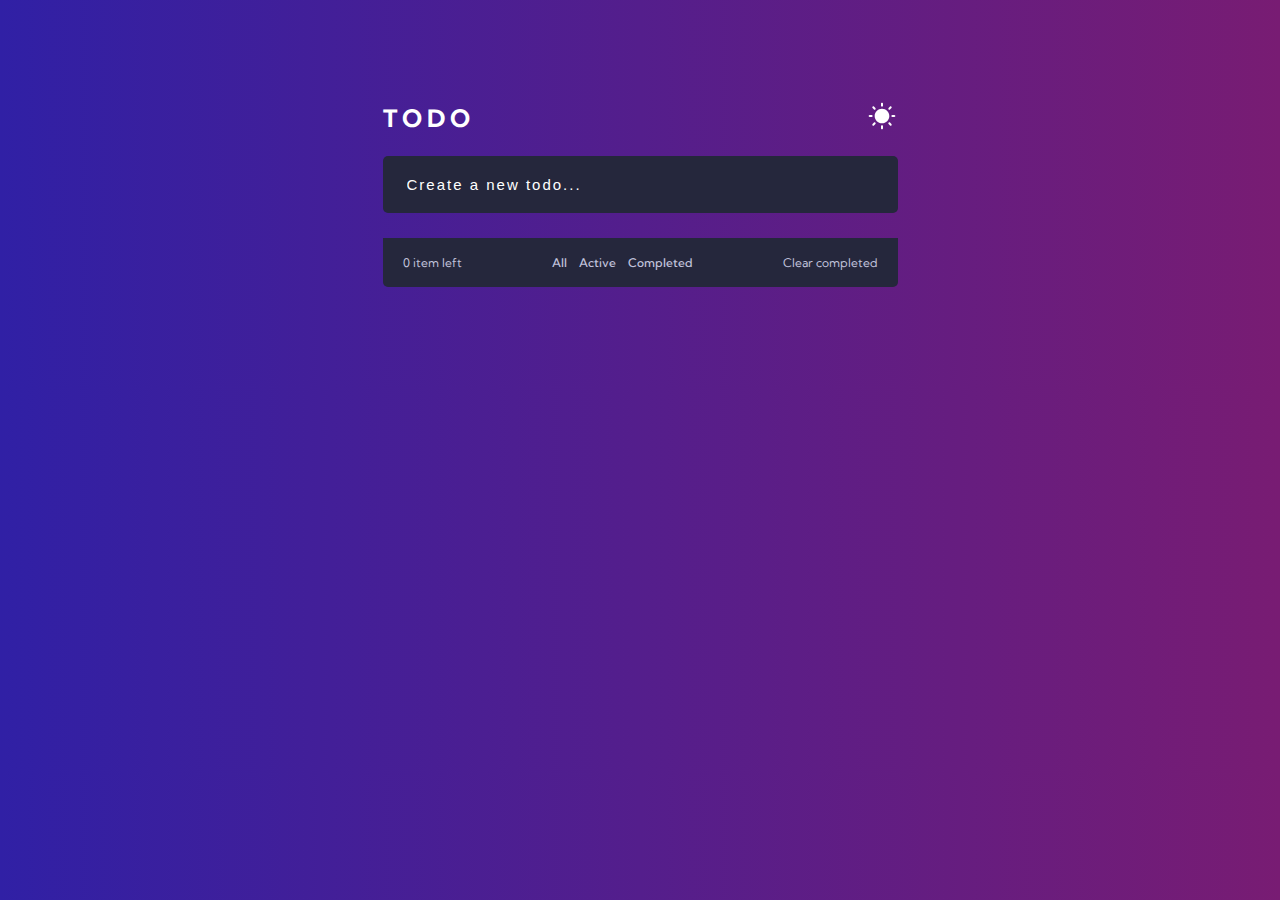
<file: todo-app/index.html>
<!DOCTYPE html>
<html lang="en">

<head>
    <meta charset="UTF-8">
    <meta http-equiv="X-UA-Compatible" content="IE=edge">
    <meta name="viewport" content="width=device-width, initial-scale=1.0">
    <title>todo app</title>
    <link rel="preconnect" href="https://fonts.googleapis.com">
    <link rel="preconnect" href="https://fonts.gstatic.com" crossorigin>
    <link href="https://fonts.googleapis.com/css2?family=Kumbh+Sans:wght@400;500;600;700&display=swap" rel="stylesheet">
    <link rel="stylesheet" href="./css/all.min.css">
    <link rel="stylesheet" href="./css/style.css"><!--stylesheet-->
</head>

<body>
    <div class="todo-main"><!--main of design-->
        <div class="todo-container">
            <div class="wrapper">
                <div class="head"><!--header-->
                    <div class="heading">
                        <h1>TODO</h1>
                    </div>
                    <div class="sun"><img class="theme" src="./images/icons8-sun.svg"></div>
                </div>
                <div class="todo"><!--todo input-->
                    <form>
                        <input type="text" placeholder="Create a new todo..." id="write">
                    </form>
                    <div class="rows">
                        <div class="rowsinner">
                        </div>
                    </div>
                    <div class="filters"><!--todo footer-->
                        <h3 class="itemleft">0 item left</h3>
                        <div class="controls">
                            <span id="all" class="fill">All</span>
                            <span id="active" class="fill">Active</span>
                            <span id="completed" class="fill">Completed</span>
                        </div>
                        <h3 class="complete">Clear completed</h3>
                    </div>
                    <div class="phone">
                        <div class="controls">
                            <span id="all" class="fill">All</span>
                            <span id="active" class="fill">Active</span>
                            <span id="completed" class="fill">Completed</span>
                        </div>
                    </div>
                </div>
            </div>
        </div>
    </div>
    <script src="./js/script.js"></script><!--js file-->
</body>

</html>
</file>
<file: base-apparel-coming-soon-page/style.css>
@import url('https://fonts.googleapis.com/css2?family=Josefin+Sans:wght@300;400;600&family=Poppins:wght@400;500;600;700&display=swap');

* {
    box-sizing: border-box;
    margin: 0;
    padding: 0;
}
body{
    font-family: 'Josefin Sans', sans-serif;
    font-size: 16px;
    background: linear-gradient(135deg,hsl(0, 0%, 100%),  hsl(0, 100%, 98%));
}
.container{
    min-height: 100vh;
    max-width: 100vw;
    display: flex;  
}

.bg-mobile{
  display: none;
}

.left{
  width:60%;
  background: url(./images/bg-pattern-desktop.svg) no-repeat center center/ cover;
  padding: 40px 120px;
  margin: 0 auto;
}

.logo{
  margin: 20px 0;
}
.left-text{
  max-width: 450px;
}

.left-text h1 {
  text-transform: uppercase;
  font-size: 64px;
  font-weight:600;
  letter-spacing: 17.32px;
  line-height: 71px;
  margin-top: 60px;
  color: #423A3A;
}

.left-text h1 span{
  color:hsl(0, 36%, 70%);
  font-weight: 300;
  font-size: 64px;
  line-height: 64px;
}

.left-text p{
  color: hsl(0, 36%, 70%);
  line-height: 1.5;
  font-size: 16px;
  font-style:normal;
  line-height: 28px;
  font-weight: 400;
  font-family: 'Josefin Sans';
  margin: 40px auto;
  padding-right: 24px; 
}

input[type="email"]{
  padding:15px 20px;
  width: 445px;
  height: 56px;
  border-radius: 50px;
  border: 1px solid  #CE9898;    
  background: transparent;
}

input:focus{
  border: 2px solid hsla(0, 36%, 70%, 0.5);
  outline: none;
}

input::placeholder{
  color: #CE9898;
  font-family: 'Josefin Sans', sans-serif;
  font-size: 16px;
  font-weight: 400;
  line-height: 28px;

}

.form-wrap{
  position: relative;
}

button[type="submit"]{
  display: inline-block;
  position: absolute;
  top:0;
  right: -6px;
  background-image: linear-gradient(135deg, hsl(0, 80%, 86%), hsl(0, 74%, 74%));
  width: 100px;
  height:56px;
  padding: 15px;
  border-radius: 50px;
  border: none;
  outline: none;
  box-shadow: 2px 5px 7px hsla(0, 2%, 55%,0.6) ;
}

button[type="submit"]:hover{
  background:hsl(0, 80%, 86%) ;
  cursor: pointer;
}

.right{
  background: url(./images/hero-desktop.jpg) no-repeat ;
  width:40%; 
  background-size: cover;
  background-position: center center;   
    
}
@media (max-width:1140px) {
    input[type="email"]{
        padding:15px 20px;
        width: 330px;
        height: 56px;
        border-radius: 50px;
        border: 1px solid  rgba(100, 90, 90, 0.5);    
        background: transparent;
      }
    button[type="submit"]{
        display: inline-block;
        position: absolute;
        top:0;
        right: 5%;
        background-image: linear-gradient(135deg, hsl(0, 80%, 86%), hsl(0, 74%, 74%));
        width: 100px;
        height:56px;
        padding: 15px;
        border-radius: 50px;
        border: none;
        outline: none;
        box-shadow: 2px 5px 7px hsla(0, 2%, 55%,0.6) ;
      }

}
@media (max-width:980px) {
  input[type="email"]{
    width: 100%;
  }
  button[type="submit"]{
    right: 0%;
  }
  
}

@media(max-width:768px){
  .container{
      flex-direction: column;
  }
  .left, .right{
      width: unset;
  }
  .left {
      padding: 32px;
  }
  .logo{
      margin: unset;
      width: 100px;
  }
  .logo img{
    width: 100px;
    height: 20.89px;
  }
  .left-text h1,
  .left-text p{
      text-align: center;
  }
  .left-text h1{
      font-size: 40px;
      font-weight: 600;
      line-height: 42px;
      letter-spacing: 10.83px;
  }
  .left-text h1 span{
    font-weight: 300;
    font-size: 40px;
  }
  .left-text p{
      font-size: 14px;
      font-weight: 400;
      line-height: 22px;
      text-align: center;
  }
  .bg-mobile{
      display: block;
      margin-right: -40px;
      margin-left: -40px;
      width:calc(100% + 80px);   
      margin-top: 20px;
  }
  input[type="email"]{
        width: 100%;
        border: 1px solid #CE9898;
  }
  button[type="submit"]{
      right: 0;
      width: 79px;
      
  }
}
</file>
<file: calculator-app/css/style.css>
* {
  margin: 0;
  padding: 0;
  box-sizing: border-box;
}

body {
 
  font-family: 'DejaVu Sans', sans-serif;
}

.calculator-main {
  display: flex;
  justify-content: center;
  align-items: center;
  background-color: #3b4664;
  height: 100vh;

}
.theme2{
  background-color: #A7727D;
}
.theme3{
  background-color: #C9F4AA;
}

.container {
  margin: 150px auto;
  padding: 0 15px;
  display: block;
  max-width: 1440px;
}
.head {
  display: flex;
  color: #fff;
  justify-content: space-between;
  padding: 10px 0;
}
h1{
  cursor: pointer;
}
.theme {
  font-size: 14px;
  font-weight: 500;
}
p {
  font-size: 11px;
  font-weight: 500;
}
.slide {
  width: 50px;
  height: 16px;
  background: #222c45;
  border-radius: 50px;
  transition: all 0.3s;
}

.select {
  display: flex;
  gap: 15px;
}
.num {
  display: flex;
  justify-content: flex-end;
  gap: 10px;
  margin-right: 5px;
  cursor: pointer;
}
small {
  width: 15px;
  height: 14px;
  display: block;
  background: #cf4032;
  border-radius: 50%;
  margin: 1px 0 0 2px;
}
.row-wrapper {
  background-color: #252d46;
  border-radius: 5px;
  padding: 20px 22px;
}
.theme2 .row-wrapper{
  background-color: #F9F5E7;
}
.theme3 .row-wrapper{
  background-color: #E5FDD1;
}
.theme2 .row input{
  background: #F9F5E7;
  color: #A7727D;
}
.theme3 .row input{
  background: #E5FDD1;
  color: #FCC2FC;
}
.theme2 #del{
  background: #A7727D;
}
.theme3 #del{
  background: #FCC2FC;
}
.theme2 #reset{
  background: #A7727D;
}
.theme3 #reset{
  background: #FCC2FC;
}
.theme2 #equal{
  background: #A7727D;
}
.theme3 #equal{
  background: #FCC2FC;
}
.theme2 .slide{
  background: #F9F5E7;
}
.theme3 .slide{
  background: #E5FDD1;
}
.theme2 small{
  background: #A7727D;
  transform: translateX(14px)
}
.theme3 small{
  background: #FCC2FC;
  transform: translateX(31px)
}
.button {

  text-align: center;
  padding: 4px 0px;
  margin: 7px 5px;
  border-radius: 3px;
  cursor: pointer;
  font-size: 18px;
  text-align: center;
  background: #eae3db;
  color: #404354;
  width: 20%;
}

#del {
  color: #fff;
  background: #64719d;
  border: none;
  font-size: 13px;
  padding: 9px 18px;
  box-shadow: inset 0px -2px 0px rgba(0, 0, 0, 0.4);
}

#reset {
  background: #647299;
  border: none;
  color: #fff;
  text-align: center;
  width: 45%;
  font-size: 14px;
  padding: 10px 0;
  box-shadow: inset 0px -2px 0px rgba(0, 0, 0, 0.4)
}

#equal {
  background: #cf4032;
  width: 45%;
  border: none;
  color: #fff;
  font-size: 14px;
  padding: 10px 0;
  box-shadow: inset 0px -2px 0px rgba(0, 0, 0, 0.4)
}

#last {
  text-align: center;
}

.row input {
  width: 100%;
  padding: 31px 32px;
  border-radius: 6px;
  margin-bottom: 20px;
  background: #181f32;
  border: none;
  color: #fff;
  text-align: right;
  font-size: 24px;
}
</file>
<file: faq-accordion-card/css/style.css>
*{
    padding: 0;
    margin: 0;
    box-sizing: border-box;
    font-family: 'Kumbh Sans', sans-serif;
}
body{
    background: linear-gradient( hsl(273, 75%, 66%),hsl(240, 73%, 65%));
}
.container{
    margin: 129px auto;
    padding: 0 16px;
    display: block;
    max-width: 1000px;
}
.faq-accordian{
    display: flex;
    justify-content: center;
    align-items: center;
    background-color: #fff;
    width: 100%;
    border-radius: 30px;
    background-image: url(../images/bg-pattern-desktop.svg);
    background-repeat: no-repeat;
    background-position: -550px -267px;
}
.faq-accordian .left{
    width: 50%;
    position:relative;
    background-image: url(../images/illustration-woman-online-desktop.svg);
    background-repeat: no-repeat;
    background-position: -77px center;
    height: 500px;
}
.faq-accordian .left .box-image{
  
    position: absolute;
    bottom: 100px;
    left: -100px;
}

.faq-accordian .right{
    width: 50%;
}
.faq-accordian .right h1{
    font-size: 32px;
    font-weight: 700;
    line-height: 39.69px;
    font-family: 'Kumbh Sans';
    color: #1E1F36;
    padding: 65px 0 30px 12px;
}
.faq-accordian .right .faq-text{
    padding: 0 40px 40px 0;
}
.faq-accordian .right li{
    list-style: none;
    cursor: pointer;
}
.faq-accordian .right li .question-strip{
    margin: 16px;
font-size: 14px;
border-bottom: 1px solid #E8E8EA;
display: flex;
justify-content: space-between;
}
 .question-strip span .border{
    display: block;
    height: 1px;
    width: 100%;
    background: #E8E8EA;
    margin: 18px;
}
.question-strip .fa-solid {
    color: #F47B56;
    font-size: 14px;
    padding: 16px;
}.faq-accordian .right li .question{
    font-size: 14px;
    line-height: 17.36px;
    font-weight: 400;
    font-family: 'Kumbh Sans';
    color: #4B4C5F;
    padding: 18px 0 16px 0;
}










@media  (max-width:767px) {
    .faq-accordian{
        display:flex;
        flex-direction:column;
        position: relative;
        background-image: url(../images/bg-pattern-mobile.svg);
        background-repeat: no-repeat;
        background-position: 50% 0px;
    }
    .faq-accordian .left{
        width: 100%;
        background-image: url(../images/illustration-woman-online-mobile.svg);
        position: absolute;
        background-position: 40% top;
    top: -110px;
    height: 200px;
    }
    .faq-accordian .right{
        width: 100%;
    }
    .faq-accordian .left .box-image{
        display: none;
    }
    .faq-accordian .right h1{
        padding: 125px 0 30px 0px;
    text-align: center;
    }
    .faq-accordian .right .faq-text {
        padding: 0 0px 40px 0;
    }



    
}
</file>
<file: four-card-feature-section/style.css>
* {
    margin: 0;
    padding: 0;
    box-sizing: border-box;
}

body {
    background-color: hsl(0, 0%, 98%);
    font-family: 'poppins', sans-serif;
    
}

header {
    text-align: center;
    padding-top:40px;
}

h1 {
    font-size: 36px;
    line-height: 54px;
    color: #4d4f62;
    font-weight: 275;
    font-family: "Poppins";
    width: 100%;
}

h1 strong {
    font-weight: 600;
    letter-spacing: 0.25px;
    font-size: 36px;
    font-family: 'poppins';
    color: #4d4f62;
    line-height: 54px;
}

.des {
    color: hsl(229, 6%, 66%);
    font-weight: 400;
    line-height: 25px;
    letter-spacing: 0.1px;
    text-align: center;
    font-family: 'poppins';
    font-size: 15px;
    width: 50%;
    margin-bottom: 30px;
}

.container {
    display: flex;
    margin: 0 auto;
    flex-wrap: wrap;
    max-width: 1140px;
    justify-content: center;
}

.box {
    background-color: #fff;
    padding: 30px;
    margin: 15px;
    width: 350px;
    box-shadow: 0 10px 20px rgba(0, 0, 0, 0.05), 0 6px 6px rgba(0, 0, 0, 0.1);
    border-radius: 5px;
    position: relative;
    overflow: hidden;
}

.box::after {
    content: '';
    background-color: aqua;
    position: absolute;
    top: 0;
    left: 0;
    height: 5px;
    width: 100%;
}

.box-red::after {
    background-color: hsl(0, 78%, 62%);
}

.box-cyan::after {
    background-color: hsl(180, 62%, 55%);
}

.box-orange::after {
    background-color: hsl(34, 97%, 64%);
}

.box-blue::after {
    background-color: hsl(212, 86%, 64%);
}

.box-chng {
    transform: translateY(50%);
}

.box h3 {
    margin: 0;
    font-family: 'poppins';
    font-size: 20px;
    font-weight: 600;
    line-height: 30px;
}

.box p {
    font-size: 14px;
    margin: 15px 0 40px;
    line-height: 23px;
    letter-spacing: 0.09px;
    font-weight: 400;
    text-align: left;
    color: hsl(229, 6%, 66%)
}

.box img {
    display: block;
    margin-left: auto;
}

@media (max-width:775px) {
    .container{
        padding: 0 32px;
    }
    .box-chng {
        transform: translateY(0);
    }
    header h1{
        font-size: 24px;
    }
    header h1 strong{
        font-size: 24px;
        
    }
    header p{
        font-size: 15px;
    }
    .des{
        width: 100%;
    }
}
</file>
<file: onepage-studio/css/style.css>
*{
    padding: 0;
    margin: 0;
    box-sizing: border-box;
}
body{

    font-family: 'Poppins', sans-serif;
}
.main-banner{
    background-image: url(../images/banner-bg.jpg);
    background-size: cover;
    background-repeat: no-repeat;
    background-position: center;
}
header {
  position: fixed;
  top: 0;
  width: 100%;
}
.container{
    margin: 0 auto;
    padding: 0 15px;
    max-width: 1170px;
    display: block;
}
.header-content{
    display: flex;
    justify-content: space-between;
    align-items: center;
    padding: 32px 0;
}
.navigation{
  display: block;
}
.navigation ul{
    list-style: none;
    margin: 0;
    padding: 0;

}
.navigation ul li{
display: inline-block;
margin-right: 49px;
position: relative;
line-height: inherit;  
}
.navigation ul li a{
    font-size: 14px;
    letter-spacing: 0px;
    line-height: 36px;
    text-transform: uppercase;
    color: #ffffff;
    font-weight: 500;
    font-family: "Poppins";
    text-decoration: none;

}
.navigation ul li a:hover{
    color: #ff831b;
transition: color 0.5s ease-in;

}
.burger{
  display: none;
  cursor: pointer;
}
.burger .layer1,
.burger .layer2,
.burger .layer3{
  width: 20px;
  height: 3px;
  background-color: #ff831b;
  margin: 2px;
 }

.banner-wrapper {
    padding: 214px 0;
    text-align: center;
  }
  .banner-wrapper .intro-text h2{
    font-size: 16px;
letter-spacing: 6px;
line-height: 26px;
text-transform: uppercase;
color: #ff841b;
font-weight: 600;
margin-bottom: 32px;
  }
  .banner-wrapper .intro-text h1{
    font-size: 60px;
   line-height: 80px;
   color: #ffffff;
   font-weight: 600;
   font-family: "Poppins";
   text-align: center;
   padding: 0 0 15px 6px;
  }
  .banner-wrapper .intro-text p{
  font-size: 16px;
  line-height: 26px;
  color: #ffffff;
  font-weight: 400;
  font-family: "Poppins";
  text-align: center;
  margin-bottom: 43px;
  }
  .banner-wrapper .intro-text button {
    padding: 9px 40px;
    background-color: #ff831b;
    border: none;
    border-radius: 3px;
  }
 .banner-wrapper .intro-text button a{
    font-size: 14px;
    line-height: 36px;
    color: #ffffff;
    letter-spacing: 0px;
    font-weight: 600;
    border-radius: 4px;
    text-decoration: none;
  }
  .banner-wrapper .intro-text button:hover{
transition: background 0.5s ease-in;
background-color: #001a53;
  }
.container-ourservices{
        margin: 0 auto;
        padding: 0 15px;
        max-width: 1170px;
        display: block;
      
}
.consulting-ourservices{
    background: url(../images/what-we-do-bg.jpg);
    background-repeat: no-repeat;
    background-position: center;
    background-size: cover;
    padding: 100px 0;

}
.inner-ourservices{
    background-color:#f2f2f2;
    margin: 0 60px 0 161px;
}
.inner-ourservices h3{
font-size: 22px;
text-transform: uppercase;
color: #676767;
font-weight: 600;
padding: 38px 0 0 39px;
}
.inner-ourservices h2{
font-size: 50px;
line-height: 90px;
color: #001a53;
font-weight: 500;
padding: 0 0 0 36px;
}
.inner-ourservices-box{
    display: flex;
    justify-content:center;
    align-items: center;
    padding: 13px 39px 41px 39px;
}
.icons-box {
    display: flex;
    gap: 26px;
  }
  .icons-box .icon-box-info p{
    font-size: 22px;
    color: #001a53;
    font-weight: 600;
    margin-bottom: 20px;
  }
  .icons-box .icon-box-info span{
    font-size: 16px;
    line-height: 26px;
    color: #676767;
    font-weight: 400;
  } 

.ourwork-section{
    background-color: #fff;
}

.ourwork-section  .ourwork-wrapper {
    padding: 90px 0;
  }
  .ourwork-section  .ourwork-wrapper
   .ourwork-wrapper-heading h3{
    font-size: 22px;
    text-transform: uppercase;
    color: #676767;
   font-weight: 600;
    font-family: "Poppins";
   }
   .ourwork-wrapper-boxes {
    display: flex;
    justify-content: space-between;
  }
  .ourwork-wrapper-boxes .square-box {
    width: 33.3%;
    max-width: 100%;
    text-align: center;
  }
  .ourwork-section  .ourwork-wrapper
   .ourwork-wrapper-heading h2{
    font-size: 50px;
     line-height: 90px;
     color: #001a53;
    font-weight: 500;
    
   }
   .ourwork-section  .ourwork-wrapper
   .ourwork-wrapper-heading .para{
    font-size: 16px;
    line-height: 26px;
   color: #676767;
   font-weight: 400;
   margin-bottom: 50px;
   }
   .ourwork-wrapper-boxes .square-box h3{
    font-size: 22px;
    color: #001a53;
    font-weight: 600;
    margin-top: 34px;
   }
   .ourwork-wrapper-boxes .square-box span{
   font-size: 16px;
   color: #9b9b9b;
   font-weight: 400;
   }
   .ourwork-wrapper-boxes .square-box p{
   font-size: 16px;
   line-height: 26px;
   color: #676767;
   font-weight: 400;
   padding: 11px 0 0 3px;
   }
   .ourwork-section-second{
    background-image: url(../images/our-work-bg.jpg);
    background-repeat: no-repeat;
    background-size: cover;
    background-position: center;
   }
 
   .ourwork-section-second-wrapper {
    padding: 80px 6px;
  }
  .ourwork-section-second-wrapper-inner h4{
    font-size: 22px;
    text-transform: uppercase;
    color: #ffffff;
    font-weight: 600;
  }
  .ourwork-section-second-wrapper-inner h2{
  font-size: 50px;
  line-height: 90px;
  color: #ffffff;
  font-weight: 500;
  }
  .ourwork-section-second-wrapper-inner p{
    font-size: 16px;
line-height: 26px;
color: #ffffff;
font-weight: 400;
  }
  .ourwork-section-second-wrapper-inner .white-box{
    background: #ffffff;
    display: flex;
    justify-content: space-between;
    align-items: center;
    text-align: center;
    margin: 42px 0 0 0;
  }
  .white-box-cont {
    padding: 63px 0 0 0;
  }
  .white-box-cont h2{
    font-size: 22px;
color: #001a53;
font-weight: 600;
margin: 16px;
  }
  .white-box-cont .contp{
    font-size: 16px;
line-height: 26px;
color: #676767;
font-weight: 400;
padding: 0px 98px 42px 98px;
  }
  .ourteam-section{
    background-color: #ffffff;
  }
  
  .ourteam-section  .ourteam-wrapper{
    padding: 60px 0 140px 0;
  }
  .ourteam-wrapper-inner-box {
    display: flex;
    justify-content: space-between;
    text-align: center;
    align-items: center;
  }
  .ourteam-wrapper-inner h4{
    font-size: 22px;
text-transform: uppercase;
color: #676767;
font-weight: 600;
  }
  .ourteam-wrapper-inner h3{
    font-size: 50px;
    line-height: 90px;
    color: #001a53;
    font-weight: 500;
  }
  .ourteam-wrapper-inner p{
    font-size: 16px;
    line-height: 26px;
    color: #676767;
    font-weight: 400;
    margin-bottom: 50px;
  }
  .ourteam-wrapper-inner-box .teambox{
    width: 33.3%;
    max-width: 100%;
  }
  
  .ourteam-wrapper-inner-box .teambox h2{
    font-size: 22px;
   color: #001a53;
    font-weight: 600;
  }
  .ourteam-wrapper-inner-box .teambox span{
    font-size: 16px;
    line-height: 34px;
    color: #9b9b9b;
    font-weight: 400;
  }
  .ourteam-wrapper-inner-box .teambox p{
    font-size: 16px;
    line-height: 26px;
    color: #676767;
    font-weight: 400;
    padding: 0 3px 0 0;
  }
  .quote-section{
    background-image: url(../images/quote-bg.png);
    background-repeat: no-repeat;
    background-size: cover;
    background-position: center;
  }

  .quote-section .quote-wrapper{
    padding: 90px 0 ;
  }
  .quote-section .quote-wrapper .quote-wrapper-inner{
    display: flex;
    justify-content: space-between;
    align-items: center;
  }
   .quote-section  .quote-wrapper .quote-wrapper-inner-left h2{
  font-size: 50px;
  line-height: 69px;
  color: #ffffff;
  font-weight: 500;
   }
   .quote-section .quote-wrapper .quote-wrapper-inner-left p{
   font-size: 16px;
   line-height: 26px;
   color: #ffffff;
   font-weight: 400;
   }
   .quote-section  .quote-wrapper .quote-wrapper-inner-right button{
   border-radius: 3px;
   background-color: #ff831b;
   padding: 10px 31px;
   text-transform: uppercase;
   border: none;
   font-size: 13px;
   line-height: 26px;
   color: #ffffff;
   font-weight: 400;
   cursor: pointer;

   }
   .quote-section  .quote-wrapper .quote-wrapper-inner-right button:hover{
transition:  color 0.6s ease-in-out ;
background-color: #001a53;
   }
   .testimonial-section{
    background: #ffffff;
   }
  
   .testimonial-section  .testimonial-wrapper{
    padding: 80px 0;
   }
   .testimonial-wrapper-inner {
    display: flex;
    gap: 49px
   }
   .testimonial-wrapper-intro h3{
    font-size: 22px;
    text-transform: uppercase;
    color: #676767;
    font-weight: 600;
   }
   .testimonial-wrapper-intro h2{
   font-size: 50px;
   color: #001a53;
   font-weight: 500;
   margin-bottom: 30px;
   }
   .testimonial-wrapper-inner-right p{
    font-size: 16px;
    line-height: 26px;
    color: #676767;
    font-weight: 400;
    padding: 0 4px 21px 0;
   }
   .testimonial-wrapper-inner-right h2{
   font-size: 22px;
   color: #001a53;
   font-weight: 600;
   }
   .testimonial-wrapper-inner-right span{
    font-size: 16px;
    line-height: 34px;
    color: #9b9b9b;
    font-weight: 400;
   }
   .numeric-section{
    background-image: url(../images/our-work-bg.jpg);
    background-size: cover;
    background-repeat: no-repeat;
    background-position: 0 bottom;
   }
  
   .numeric-section .numeric-wrapper{
    padding: 96px 0;
   }
   .numeric-section  .numeric-wrapper .numeric-wrapper-inner{
    display: flex;
    align-items: center;
    justify-content: space-around;
   }
   .numeric-wrapper-inner-box  {
    display: flex;
    flex-direction: column;
    justify-content: center;
    align-items: center;
  }
  .numeric-section  .numeric-wrapper .numeric-wrapper-inner .numeric-wrapper-inner-box .num {
    font-size: 50px;
    line-height: 90px;
    color: #ff841b;
    font-weight: 600;
  }
  .numeric-section  .numeric-wrapper .numeric-wrapper-inner .numeric-wrapper-inner-box h5{
    font-size: 16px;
    color: #ffffff;
    font-weight: 400;
  }
  .contactus-section{
    background-color: #fafafa;
  }

  .contactus-section  .wrapper-contactus{
    padding: 90px 0;
  }
  .wrapper-contactus-inner h3{
    font-size: 22px;
text-transform: uppercase;
color: #676767;
font-weight: 600;
  }
  .wrapper-contactus-inner h2{
    font-size: 50px;
    line-height: 90px;
    color: #000000;
    font-weight: 500;
  }
  .contact.form {
    display: flex;
    align-items: center;
    gap: 30px;
  }
  .formbox{
    position: relative;
    width: 70%;
  }
  .inputbox {
    width: 100%;
    margin-bottom: 10px;
  }
  .formbox .row50{
    display: flex;
    gap: 30px;
  }
  .formbox .inputbox input{
    padding: 20px;
    width: 100%;
    border-radius: 3px;
background-color: #ffffff;
border: 1px solid #eaeaea
  }
  .formbox .inputbox input::placeholder{
    padding: 0 0 0 5px;
    font-size: 16px;
line-height: 34px;
color: #c3c3c3;
font-weight: 400;
font-family: "Poppins";
  }
  small {
    font-size: 10px;
    margin-left: 10px;
    color: red;
    display: none;
  }
  .active small{
    display: block;
  }
  .formbox .inputbox input.textarea{
    padding-bottom: 98px;
  }

  .address-contact {
    width: 30%;
    padding: 0 0 68px 0;
  }
.address-contact .address-info h2{
  font-size: 16px;
line-height: 34px;
color: #001a53;
font-weight: 600;
}
.address-contact .address-info p{
font-size: 16px;
line-height: 26px;
color: #676767;
font-weight: 400;
margin-bottom: 19px;
}
.address-contact .address-info .icons a{
  
    color: #ff951c;
    list-style: none;
    text-decoration: none;
    margin-right: 20px;
    font-size: 30px;
    
}
.address-contact .address-info .icons a:hover{
  transition: color 0.6s ease-in-out;
  color: #001a53;
}
 
  .formbox .row100 .inputbox textarea{
    width: 100%;
    padding: 15px 0 75px 15px;
    border-radius: 3px;
    background-color: #ffffff;
    border: 1px solid #eaeaea;
  }
  .formbox .row100 .inputbox textarea::placeholder{
    font-size: 15px;
    line-height: 34px;
    color: #c3c3c3;
    font-weight: 400;
    font-family: "Poppins";
  }
  .formbox button {
    font-size: 16px;
    letter-spacing: 0;
    padding: 10px 35px;
    border: none;
    border-radius: 3px;
    background-color: #ff831b;
    color: #fff;
    font-weight: 400;
    text-transform: uppercase;
    cursor: pointer;
  }
  .formbox button:hover{
    background-color: #001a53;
    transition: height 0.5s ease-in;

  }
  .footer-main{
    background-image: url(../images/footer-bg.png);
    background-repeat: no-repeat;
    background-size: cover;
    background-position: center;
  }

  .footer-main  .footer-wrapper{
    padding: 93px 0;
  }

  .footer-wrapper-inner-logo {
    text-align: center;
    margin-bottom: 28px;
  }
  .footer-wrapper-inner-logo-menu .footer-nav{
    list-style: none;
    display: flex;
    align-items: center;
    gap: 30px;
justify-content: center;
  }
  .footer-wrapper-inner-logo-menu .footer-nav li{
    display: inline-block;

    position: relative;
  }
  .footer-wrapper-inner-logo-menu .footer-nav li a{
    text-decoration: none;
    font-size: 16px;
letter-spacing: 0px;
line-height: 36px;
color: #c6c6c6;
font-weight: 400;
  }
  .footer-wrapper-inner-logo-menu .footer-nav li a:hover{
    color: #ff831b;
transition: color 0.5s ease-in;

}
  .footer-wrapper-inner-logo-menu p{
    text-align: center;
    margin-top: 20px;
    font-size: 16px;
line-height: 34px;
color: #c6c6c6;
font-weight: 400;
  }
  .footer-wrapper-inner-logo-menu p span{
    color: #ff951c;
  }
</file>
<file: onepage-studio/css/responsive.css>
@media screen and (max-width:1100px) {
  .burger {
    display: block;
  }

  .navigation {
    display: none;
    position: absolute;
    width: 100%;
    left: 0;
    top: 80px;
  }
.navigation.active{
  display: block;
}
  .active .layer1 {
    transform: rotate(45deg);
    position: absolute;

  }

  .active .layer2 {
    display: none;

  }

  .active .layer3 {
    transform: rotate(-45deg);

  }

  .navigation ul {
    list-style: none;
    margin: 0;
    padding: 0;
    display: flex;
    flex-direction: column;
    background-color: orange;
    width: 100%;
    text-align: center;
  }

  .navigation ul li {
    margin-right: 0;
  }

  .ourwork-wrapper-boxes .square-box .box-img {
    width: 95%;
  }

  .ourteam-wrapper-inner-box .teambox img {
    width: 95%;
  }

  .footer-wrapper-inner-logo-menu .footer-nav {
    align-items: center;
    flex-wrap: wrap;
    justify-content: center;
    gap: 15px;
  }

  .footer-wrapper-inner-logo-menu .footer-nav li {
    display: inline-block;
    position: relative;
    margin-right: 0;
  }
}

@media screen and (max-width:767px) {
  .logo .logs {
    width: 180px;
  }
  .banner-wrapper {
    padding: 185px 0;
    text-align: center;
  }

  .banner-wrapper .intro-text h2 {
    font-size: 12px;
    letter-spacing: 4px;
  }

  .banner-wrapper .intro-text h1 {
    font-size: 32px;
    line-height: 46px;
  }

  .banner-wrapper .intro-text p {
    font-size: 14px;
    line-height: 26px;
  }

  .banner-wrapper .intro-text button {
    padding: 6px 25px;
  }

  .banner-wrapper .intro-text button a {
    font-size: 10px;
    line-height: 30px;
  }

  .inner-ourservices {
    margin: 0;
    text-align: center;
  }

  .inner-ourservices h3 {
    font-size: 18px;
    padding: 38px 0 0 0;
  }

  .inner-ourservices h2 {
    font-size: 35px;
    line-height: 50px;
    padding: 0;
  }

  .inner-ourservices-box {
    padding: 25px 0;
    flex-direction: column;
  }

  .icons-box {
    display: flex;
    gap: 10px;
  }

  .icon-box-img {
    padding: 15px 0 0 25px;
  }

  .icon-box-info {
    text-align: left;
    padding-left: 15px;
    margin-bottom: 25px;
  }

  .icons-box .icon-box-info p {
    font-size: 18px;
    margin-bottom: 15px;
  }
  .icons-box .icon-box-info span {
    font-size: 14px;
    line-height: 20px;
  }

  .ourwork-section .ourwork-wrapper .ourwork-wrapper-heading h3 {
    font-size: 21px;
    line-height: 24px;
  }
  .ourwork-section .ourwork-wrapper .ourwork-wrapper-heading h2 {
    font-size: 36px;
  }
  .ourwork-section .ourwork-wrapper .ourwork-wrapper-heading .para {
    font-size: 14px;
    line-height: 23px;
    margin-bottom: 38px;
  }.ourwork-wrapper-boxes .square-box h3 {
    font-size: 20px;
    margin-top: 16px;
  }
  .ourwork-wrapper-boxes .square-box span {
    font-size: 14px;
  }
  .ourwork-wrapper-boxes .square-box p {
    font-size: 14px;
    line-height: 23px;
    padding: 11px 0 18px 3px;
  }
  .ourwork-section .ourwork-wrapper {
    padding: 60px 0;
  }
  .ourwork-section-second-wrapper-inner h4 {
    font-size: 20px;
    text-align: center;
  }
  .ourwork-section-second-wrapper-inner h2 {
    font-size: 27px;
    line-height: 62px;
    text-align: center;
  }
  .ourwork-wrapper-boxes {
    flex-direction: column;
  }

  .ourwork-wrapper-boxes .square-box {
    width: 100%;
    max-width: 100%;
  }

  .ourwork-section-second-wrapper-inner .white-box {
    flex-wrap: wrap;
  }

  .white-box-cont {
    padding: 25px 0 0 0;
  }

  .white-box-cont h2 {
    margin: 10px;
  }

  .white-box-cont .contp {
    padding: 0px 57px 42px 58px;
    font-size: 14px;
  }

  

  .ourwork-section-second-wrapper-inner p {
    font-size: 13px;
    line-height: 25px;
  }

  .ourteam-wrapper-inner h4 {
    font-size: 24px;
    line-height: 26px;
  }
  .ourteam-wrapper-inner h3 {
    font-size: 25px;
    line-height: 69px;
  }
  .ourteam-wrapper-inner-box {
    flex-direction: column;
  }
  .ourteam-section .ourteam-wrapper {
    padding: 60px 0 50px 0;
  }
  .ourteam-wrapper-inner p {
    font-size: 14px;
    line-height: 24px;
    margin-bottom: 40px;
  }
  .ourteam-wrapper-inner-box .teambox {
    width: 100%;
    max-width: 100%;
  }
  .ourteam-wrapper-inner-box .teambox h2 {
    font-size: 20px;
  }
  .ourteam-wrapper-inner-box .teambox span {
    font-size: 14px;
    line-height: 30px;
  }
  .ourteam-wrapper-inner-box .teambox p {
    font-size: 14px;
    line-height: 23px;
  }
  .testimonial-wrapper-intro {
    text-align: center;
  }

  .testimonial-wrapper-intro h3 {
    font-size: 19px;
    line-height: 37px;
  }
  .testimonial-wrapper-intro h2 {
    font-size: 38px;
    margin-bottom: 30px;
  }
  .testimonial-wrapper-inner-right h3 {
    font-size: 16px;
    line-height: 34px;
    color: #9b9b9b;
    font-weight: 400;
  }

  .testimonial-wrapper-inner {
    display: flex;
    gap: 32px;
    flex-direction: column;
    align-items: center;
    text-align: center;
  }
  .testimonial-wrapper-inner-right p {
    font-size: 13px;
    line-height: 24px;
    padding: 0 4px 21px 0;
  }
  .testimonial-wrapper-inner-right h2 {
    font-size: 22px;
    color: #001a53;
    font-weight: 600;
  }
  .testimonial-wrapper-inner-right span {
    font-size: 13px;
    line-height: 4px;
  }
  .numeric-section .numeric-wrapper .numeric-wrapper-inner {
    flex-direction: column;
    gap: 50px;
  }
  .numeric-section .numeric-wrapper .numeric-wrapper-inner .numeric-wrapper-inner-box .num {
    font-size: 45px;
    line-height: 75px;
  }
  .numeric-section .numeric-wrapper .numeric-wrapper-inner .numeric-wrapper-inner-box h5 {
    font-size: 14px;
  }
  .quote-section .quote-wrapper {
    padding: 74px 0;
  }
  .quote-section .quote-wrapper .quote-wrapper-inner {
    flex-direction: column;
  }

  .quote-section .quote-wrapper .quote-wrapper-inner-left h2 {
    font-size: 30px;
    line-height: 37px;
    text-align: center;
  }

  .quote-section .quote-wrapper .quote-wrapper-inner-left p {
    font-size: 13px;
    line-height: 21px;
    padding: 25px 0;
    text-align: center;
  }

  .quote-section .quote-wrapper .quote-wrapper-inner-right button {
    font-size: 9px;
  }

  .wrapper-contactus-inner h2 {
    font-size: 35px;
    line-height: 77px;
  }
  .contactus-section .wrapper-contactus {
    padding: 60px 0 0 0;
  }
  .contact.form {
    flex-direction: column;
  }

  .formbox {
    position: relative;
    width: 100%;
  }

  .formbox .row50 {
    display: flex;
    gap: 5px;
    flex-direction: column;
  }

  .address-contact {
    width: 100%;
    padding: 0 0 97px 0;
    text-align: center;
  }

  .footer-wrapper-inner-logo-menu .footer-nav {
    align-items: center;
    flex-wrap: wrap;
    justify-content: center;
    gap: 15px;
  }

  .footer-wrapper-inner-logo-menu .footer-nav li {
    display: inline-block;
    position: relative;
    margin-right: 0;
  }
}
</file>
<file: profile-card-component/style.css>
@import url('https://fonts.googleapis.com/css2?family=Kumbh+Sans:wght@400;700&display=swap');

*{
    margin: 0;
    padding: 0;
    box-sizing: border-box;
}
body{
    background-color: hsl(185, 75%, 39%);
    
    
    background-image: url(./images/bg-pattern-top.svg);
    background-repeat: no-repeat;
    background-position: -35% -420px
}
.main{
    display: flex;
    justify-content: center;
    align-items: center;
    min-height: 100vh;
    background-image: url(./images/bg-pattern-bottom.svg);
    background-repeat: no-repeat;
    background-position: 130% 420px;
}

.container{
    text-align: center;
    margin: 0 auto;
   
    
}
.card{
    background-color: #fff;
    border-radius: 15px;
    max-width: 350px;
    overflow: hidden;
    margin: 16px;
}
.profile img{
    width:96px;
    height: 96px;
    border-radius: 50%;
    border: 4px solid #fff;
    margin-top: -52px;
    margin-bottom: 20px;
}
.profile h1{
    color: #2E3349;
    font-family: 'Kumbh Sans';
    font-size: 18px;
    line-height: 22.32px;
    align-items: center;
    font-style: Bold;
    font-weight: 700;
    margin-bottom: 10px;
}
.profile h1 span{
    color: #6B7082;
    font-weight: 400;
}
.profile p{
    color: #6B7082;
    font-size: 14px;
    font-family: 'Kumbh Sans';
    line-height: 17.36px;
    align-items: center;
}
.bottom-info{
    display: flex;
    justify-content: space-between;
    border-top: 1px solid #E8E9EC;
    padding: 30px 50px;
    margin-top: 29px;
}
.bottom-info p.num{
    color: #2E3349;
    font-weight: 700;
    line-height: 22.32px;
    font-size: 18px;
    font-family: 'Kumbh Sans';
    margin-bottom: 5px;
}

.bottom-info p{
    font-size: 10px;
    line-height: 12.4px;
    letter-spacing: 1.5px;
    font-weight: 400;
}
@media (max-width:767px) {
   body{
    background-position: -755px -400px;
   }
   .main{
    background-position: 114px 400px;
   }
    
}
</file>
<file: sign-up-form/style.css>
@import url('https://fonts.googleapis.com/css2?family=Poppins:wght@400;500;600;700&display=swap');

*{
    box-sizing: border-box;
}
body{
    background-color: hsl(0, 100%, 74%);
    background-image: url(./images/bg-intro-desktop.png);
    background-repeat: no-repeat;
    font-family:"Poppins, sans-serif";
    color: #fff;
}
.container{
    display: flex;
    align-items: center;
    justify-content: center;
    max-width: 1200px;
    padding: 20px;
    margin: 0 auto;
    min-height: 100vh;
    flex-wrap: wrap;
}
.container > div {
    flex: 1;
    padding: 0 20px;
}
h1{
    font-size: 50px;
    line-height: 55px;
    font-weight: 700;
    font-family: 'poppins';

}
p{
    font-size: 17px;
    font-weight: 500;
    line-height: 26px;
    font-family: 'poppins';
}
.box{
    background-color: #fff;
    border-radius: 5px;
    box-shadow: 0 6px rgba(0, 0, 0, 0.2);
    padding: 30px;
    margin-bottom: 20px;
    text-align: center;
}
.box p{
    margin: 0;
    font-family: 'poppins';
    font-size: 15px;
    line-height: 26px;
    text-align: center;
    letter-spacing: 0.27px;
    font-weight: 500;
}
.head{
    background-color: hsl(248, 32%, 49%);
    padding: 20px;
}
.form-control{
    position: relative;
    margin-bottom: 30px;
}
input{
    border-radius: 5px;
    border: 1px solid hsl(246, 25%, 77%);
    font-family: 'Poppins', sans-serif;
    font-size: 14px;
    font-weight: 600;
    padding: 15px 25px;
    display: block;
    width: 100%;
}
input:focus{
    border: 1px solid hsl(248, 32%, 49%);
    outline: none;
}
button {
    
    background-color: hsl(154, 59%, 51%);
    border-radius: 5px;
    border: 1px solid hsl(154, 59%, 45%);
    border-bottom-width: 3px;
    text-transform: uppercase;
    color:#fff;
    letter-spacing: 1px;
    font-family: 'Poppins', sans-serif;
    font-size: 14px;
    font-weight: 500;
    padding: 15px 25px;
    display: block;
    width: 100%;
    cursor: pointer;
}
button:focus{
    outline: none;
}
.box h2{
    color: #A6A1CF;
    text-align: center;
    font-family: 'poppins';
    font-size: 13px;
    line-height: 26px;
    font-weight: 500;
}
.box h2 span{
    color: hsl(0, 100%, 74%);
}

@media screen and (max-width: 820px){
    .container{
        align-items: flex-start;
    }
}
@media screen and (max-width: 768px){
    .container{
        flex-direction: column;
        align-items: center;
    }
    h1{
        text-align: center;
        font-size: 35px;
        line-height: 36px;
        font-weight: 700;
        font-family: 'poppins';
    }
    p{
        font-size: 17px;
        font-weight: 500;
        line-height: 26px;
        font-family: 'poppins';
        text-align: center;
    }   
    .box h2{
        font-size: 13px;
        
    }
    .box p{
        line-height: 26px;
        font-size: 20px;
        font-weight: 340;
    }
   
}
</file>
<file: single-column-page/css/style.css>
@import url('https://fonts.googleapis.com/css2?family=Libre+Franklin:wght@300;600;700&display=swap');

* {
    box-sizing: border-box;
    padding: 0;
    margin: 0;
}

body {
    font-family: 'Libre Franklin', sans-serif;

}

.main {
    text-align: center;
    margin-top: 80px;
    margin-bottom: 20px;
    display: flex;
    flex-direction: column;
    justify-items: center;
    justify-content: center;
    align-items: center;

}

.main h1 {
    color: #969696;
    font-weight: 400;
    font-size: 40px;
    line-height: 60px;
    margin-top: 21px;
    width: 721px;
}

.main h1 span {
    color: #000;
    font-weight: 700;
}

.main p {
    color: #15202A;
    font-size: 20px;
    line-height: 2em;
    margin-top: 10px;
    margin-bottom: 15px;
    width: 242px;
}

form {
    margin-bottom: 80px;
    display: flex;
    gap: 10px;
    justify-content: center;
}

input[type='email'] {
    border: 1px solid #C2D3FF;
    border-radius: 50px;
    padding: 15px 25px;
    width: 421px;
    color: #B8C7ED;
    font-family: 'Libre Franklin', sans-serif;
    max-width: 100%;
    margin-right: 10px;

}

input::-webkit-input-placeholder {
    color: #B8C7ED;
}

input :-ms-input-placeholder {
    color: #B8C7ED;
}

input::placeholder {
    color: #B8C7ED;
}


button {
    background-color: #4C7BF3;
    color: #fff;
    border-radius: 50px;
    padding: 15px 25px;
    width: 200px;
    border: 1px solid #4C7BF3;
    font-family: 'Libre Franklin', sans-serif;
    margin-right: 17px;
    cursor: pointer;

}

button:hover {
    background-color: inherit;
    color: #4C7BF3;
}

.hero-img {
    justify-content: center;
    max-width: 650px;
    align-items: center;
    margin-bottom: 72px;
}

.icons {
    justify-content: center;
    display: flex;
    align-items: center;
    list-style-type: none;

}

.icons li {
    margin: 10px;
}

.icons li a {
    border: 1px solid #999999;
    border-radius: 50px;
    display: inline-flex;
    font-size: 15px;
    height: 31px;
    width: 32px;
    justify-content: center;
    align-items: center;
    text-decoration: none;
    color: #3366CC;
    list-style-type: none;


}

.icons li a:hover {
    background-color: #3366CC;
    color: #fff;
}


footer p {
    color: #969696;
    font-size: medium;
    text-align: center;
    margin-bottom: 49px;
    margin-top: 25px;
}

@media screen and (max-width:1400px) {
    form {
        flex-direction: column;
    }

    button {
        width: 420px;
    }
}

@media screen and (max-width:768px) {
    header img {
        font-size: 20px;
        font-weight: 700;
    }

    form {
        flex-direction: column;
        text-align: center;
    }

    button {
        flex-direction: column;
        width: 282px;
        margin-left: 4px;
        margin-right: 8px;
        align-items: center;


    }

    input[type='email'] {
        width: 281px;

    }

    .main h1 {
        font-size: 22px;
        font-weight: 400;
        line-height: 32px;
        font-weight: 400;



    }

    .main p {
        font-size: 12px;
        font-weight: 300;
    }

    .hero-img {
        width: 320px;
    }

    footer p {
        font-size: 12px;
    }

}
</file>
<file: social-proof-section/style.css>
@import url('https://fonts.googleapis.com/css2?family=League+Spartan:wght@400;500;700&display=swap');

  *{
	margin: 0;
	padding: 0;
	box-sizing: border-box;
}


body{
	
	font-family:'League Spartan', sans-serif;
	background: url("./images/bg-pattern-top-mobile.svg");
	background-repeat: no-repeat;

}


.container{
	padding: 0 23px;
	max-width: 1200px;
	margin: 0 auto;
  
}

.intro-review {
    margin: 80px 0 0 0;
}
.intro-section{
	text-align: center;
	width: 100%;
}

.intro-header{
	font-weight: bold;
	font-size: 30px;
	padding: 0% 15%;
	color: hsl(300, 43%, 22%);
}

.intro-text{
	color: hsl(303, 10%, 53%);
	font-size: 15.2px;
	line-height:24px;
	letter-spacing: 0.05px;
}



.review-boxes{
	text-align: center;
	margin: 8% 0%;
	width: 100%;
}

.boxes{
	background-color: hsl(300, 24%, 96%);
	border-radius: 10px;
	color: hsl(300, 43%, 22%);
	font-size: 15px;
	font-weight: bold;
	line-height: 2rem;
	padding: 20px 0;
	margin-top: 5%;
	width: 100%;
}


.boxes>img{
	margin: 0.5%;
}



.customer-cards{
	background-color: hsl(300, 43%, 22%);
	border-radius: 10px;
	color:  hsl(0, 0%, 100%);
	margin-bottom: 5%;
	padding: 13%;
	width: 100%;
	font-size: 0.8rem;
	line-height: 1.5rem;
}
.customer-cards:nth-child(2) {
    transform: translateY(22px);
}
.customer-cards:nth-child(3) {
    transform: translateY(47px);
}
.customer-header{
	display: flex;
	flex-direction: row;
	align-items: center;
	margin-bottom: 10%;
}

.customer-header>img{
	border-radius: 50%;
	width: 15%;
	margin-right: 10%;
}

.customer-header>h1{
	font-weight: bold;
}

.customer-header>h1>span{
	color: hsl(333, 80%, 67%);
	font-weight: normal;
}

.customer-header>h1, .customer-header>h2{
	display: inline-block;
}






@media screen and (min-width: 764px){

	
body{
	background-image: url(./images/bg-pattern-top-desktop.svg);
	background-repeat: no-repeat;
}
.main{
	background-image: url(./images/bg-pattern-bottom-desktop.svg);
	background-repeat: no-repeat;
	background-position: 100% 0;
}


	.intro-review{
		display: flex;
		flex-direction: row;
		margin-bottom: 2%;
	}

	.intro-section{
		text-align: left;
		width: 46%;
		padding: 6%;
	}

	.intro-header{
		font-size: 3.5rem;
		padding: 0%;
	}

	.intro-text{
		font-size: 1.1rem;
		line-height: 2rem;
	}


	.review-boxes{
		width: 54%;
		display: flex;
		flex-direction: column;
	}

	.boxes{
	
		width: 80%;
		display: flex;
		flex-direction: row;
		align-items: center;
		margin-top: 4%;
	}

	.icon-star{
		width: 40%;
		display: inline-block;
	}

	

	.boxes>p{
	    display: inline-block;
        font-size: 13px;
        font-weight: 700;
        line-height: 14.56px;
	}


	.boxes:first-child{
		margin-top: 0;
	}

	.boxes:nth-child(2){
		align-self: center;
	}

	.boxes:nth-child(3
		){
		align-self: flex-end;
	}


	.customer-review-box{
		display: flex;
		flex-direction: row;
		justify-content: space-between;
		align-items: flex-start;
		padding-left: 5%;
		padding-right: 3%;
		margin-bottom: 0.8%;
	}

	.customer-cards{
		width: 32%;
		padding: 3% 5%;
		margin: 0;
	}

	.customer-cards:nth-child(2){
		
		transform: translateY(16px);

	}

	.customer-cards:nth-child(3){
		
    transform: translateY(32px);
}

	}

	.customer-cards>p{
		font-size: 13px;
    font-weight: 500;
    line-height: 22px;
	letter-spacing: -0.23px;
	}

}
</file>
<file: todo-app/css/style.css>
* {
  padding: 0;
  margin: 0;
  box-sizing: border-box;
}

body {
  font-family: 'Kumbh Sans', sans-serif;
  background-image: linear-gradient(to right, #3020a5, #781c73);

}
.light{
  background-image:linear-gradient(to right, #ddddff, #ddddff);
}
.todo-main {
  display: flex;
  justify-content: center;
  align-items: center;
  
}

.todo-container {
  margin: 100px auto;
  padding: 0 15px;
  display: block;
  max-width: 1200px;
}

.head {
  display: flex;
  justify-content: space-between;
  align-items: center;
  margin-bottom: 20px;
}

.head .heading h1 {
  letter-spacing: 5px;
  font-size: 24px;
  color: #fff;
  font-weight: 700;
  cursor: pointer;
}
.light .head .heading h1{
  color: #000;
}
.sun {
  color: #fff;
  cursor: pointer;
}

form {
  margin-bottom: 25px;
}

.todo form input {
  width: 100%;
  padding: 20px 24px;
  background-color: #25273c;
  color: #fff;
  border: none;
  border-radius: 5px;
  font-size: 15px;
}
.light .todo form input{
  background-color: #c0c2db;
}
.todo form input::placeholder {
  color: #fff;
  letter-spacing: 2px;
}

.rowsinner {
  background: #25273c;
  color: #fff;
  border-top-left-radius: 5px;
  border-top-right-radius: 5px;
  width: 100%;
}
.light .rowsinner{
  background: #c0c2db;
}
.li {
  display: flex;
  padding: 14px 20px;
  gap: 12px;
  border-bottom: 1px solid #a7a9c0;
  align-items: center;
}

.li p {
  width: 92%;
  color: #c0c2db;
  font-size: 16px;
  font-weight: 400;
  cursor: pointer;
}
.light .li p{
  color: #000;
}
.cross {
  background: transparent;
  border: none;
  color: #a7a9c0;
  cursor: pointer;
  font-size: 24px;
}

.checkbox {
  width: 20px;
  color: #fff;
  height: 20px;
  border-radius: 50%;
  border: 1px solid #585f65;
  text-align: center;
  font-size: 13px;
  cursor: pointer;
}

.check-bg .checkbox {
  background: linear-gradient(#33CCFF, #CC66FF);
}

.check-bg .checkbox i {
  display: block;
  text-align: center;
  font-size: 13px;
  padding: 3px;
}

.checkbox i {
  display: none;
}

.check-bg p {
  text-decoration: line-through;
  opacity: 0.5;
}

.cross:hover {
  color: #a7a9c0;
  transition: all 0.6s ease;

}

.filters {
  display: flex;
  gap: 90px;
  padding: 17px 20px;
  background: #25273c;
  border-bottom-left-radius: 5px;
  border-bottom-right-radius: 5px;
}
.light .filters{
  background: #c0c2db;
}
.light h3{
  color: #000;
}
h3 {
  font-size: 12px;
  font-weight: 400;
  color: #c0c2db;
  cursor: pointer;
}

h3:hover {
  color: #3362d4
}

.controls {
  display: flex;
  gap: 12px;
  align-items: center;
  text-align: center;
}

.fill {
  font-size: 12px;
  font-weight: 500;
  color: #c0c2db;
  cursor: pointer;
}
.light .fill{
  color: #000;
}
.fill:hover {
  color: #3362d4;
}

.phone {
  display: none;
}


@media (max-width:767px) {

  .phone {
    display: block;
    text-align: center;
    display: flex;
    justify-content: center;
    padding: 17px;
    background: #25273c;
    margin-top: 20px;
  }

  .filters .controls {
    display: none;
  }

  .phone .controls {
    display: flex;
    gap: 12px;
    align-items: center;
    text-align: center;
  }
}
</file>
